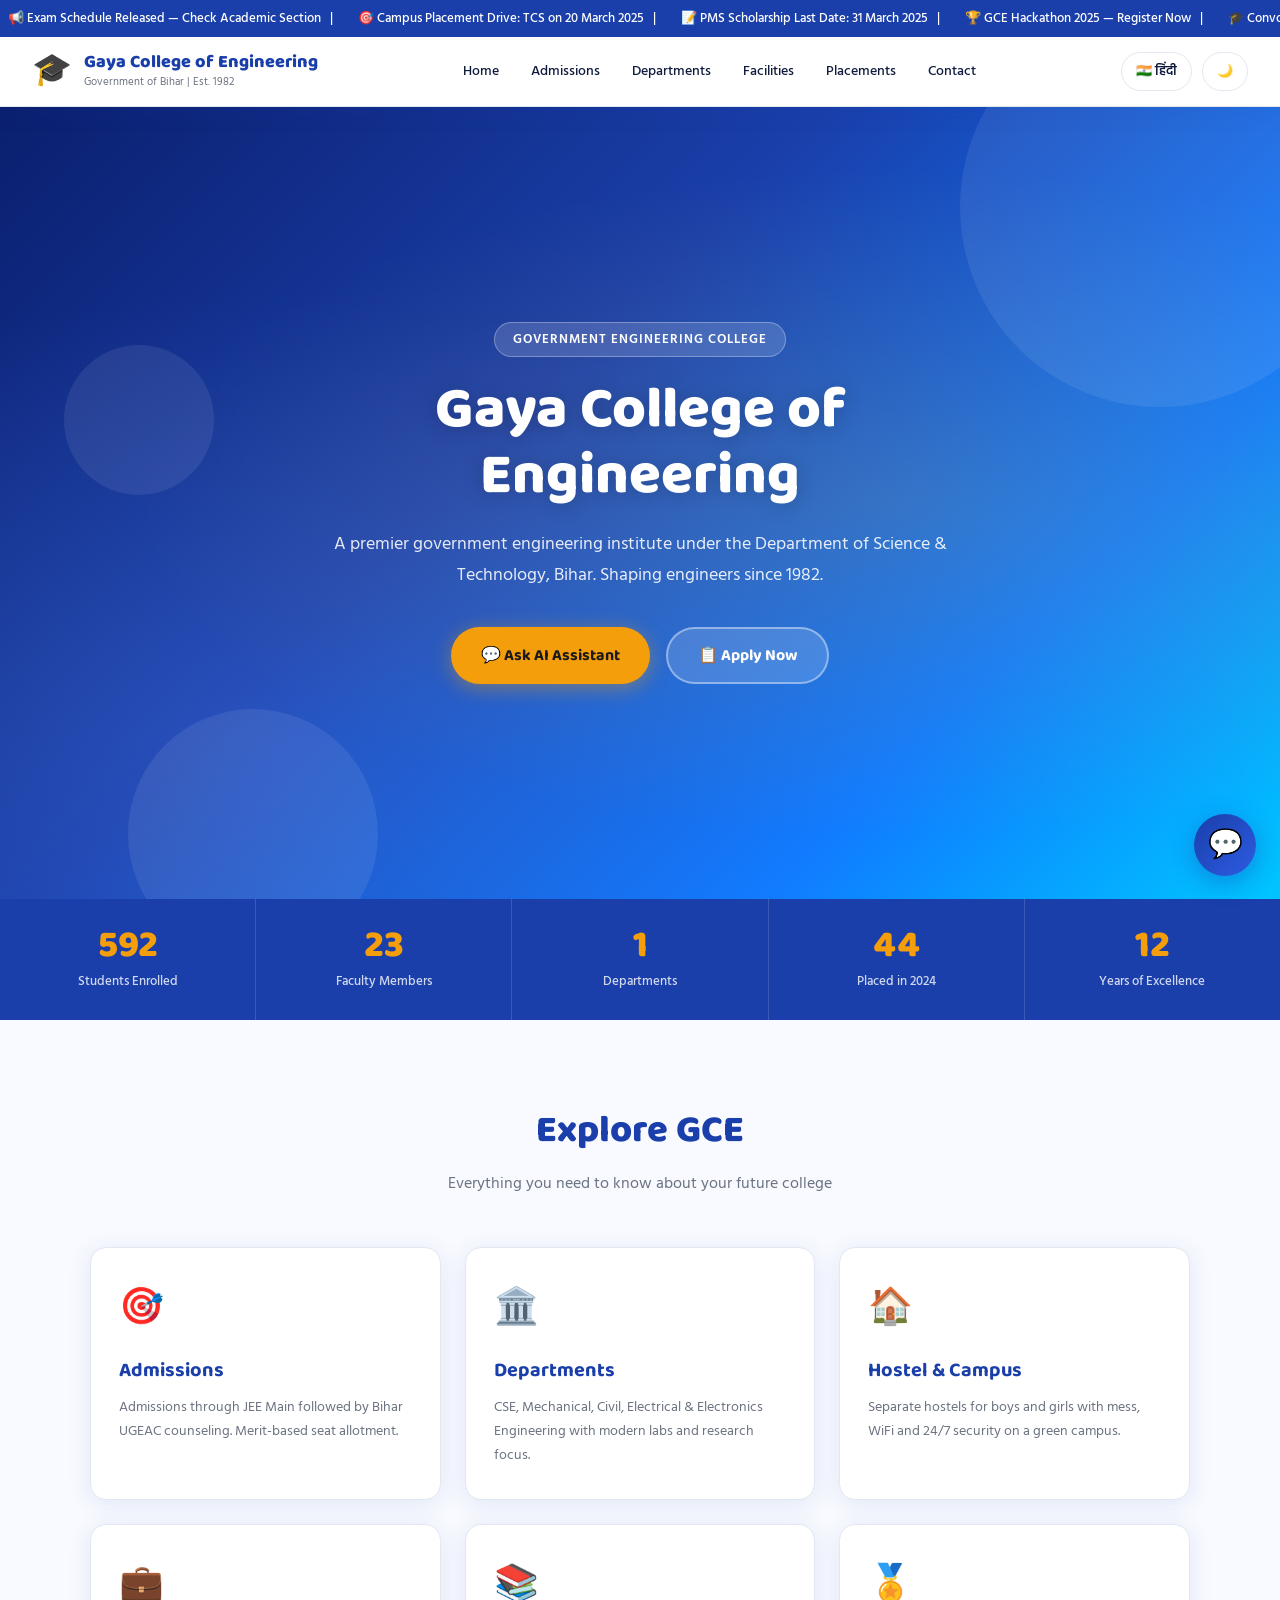
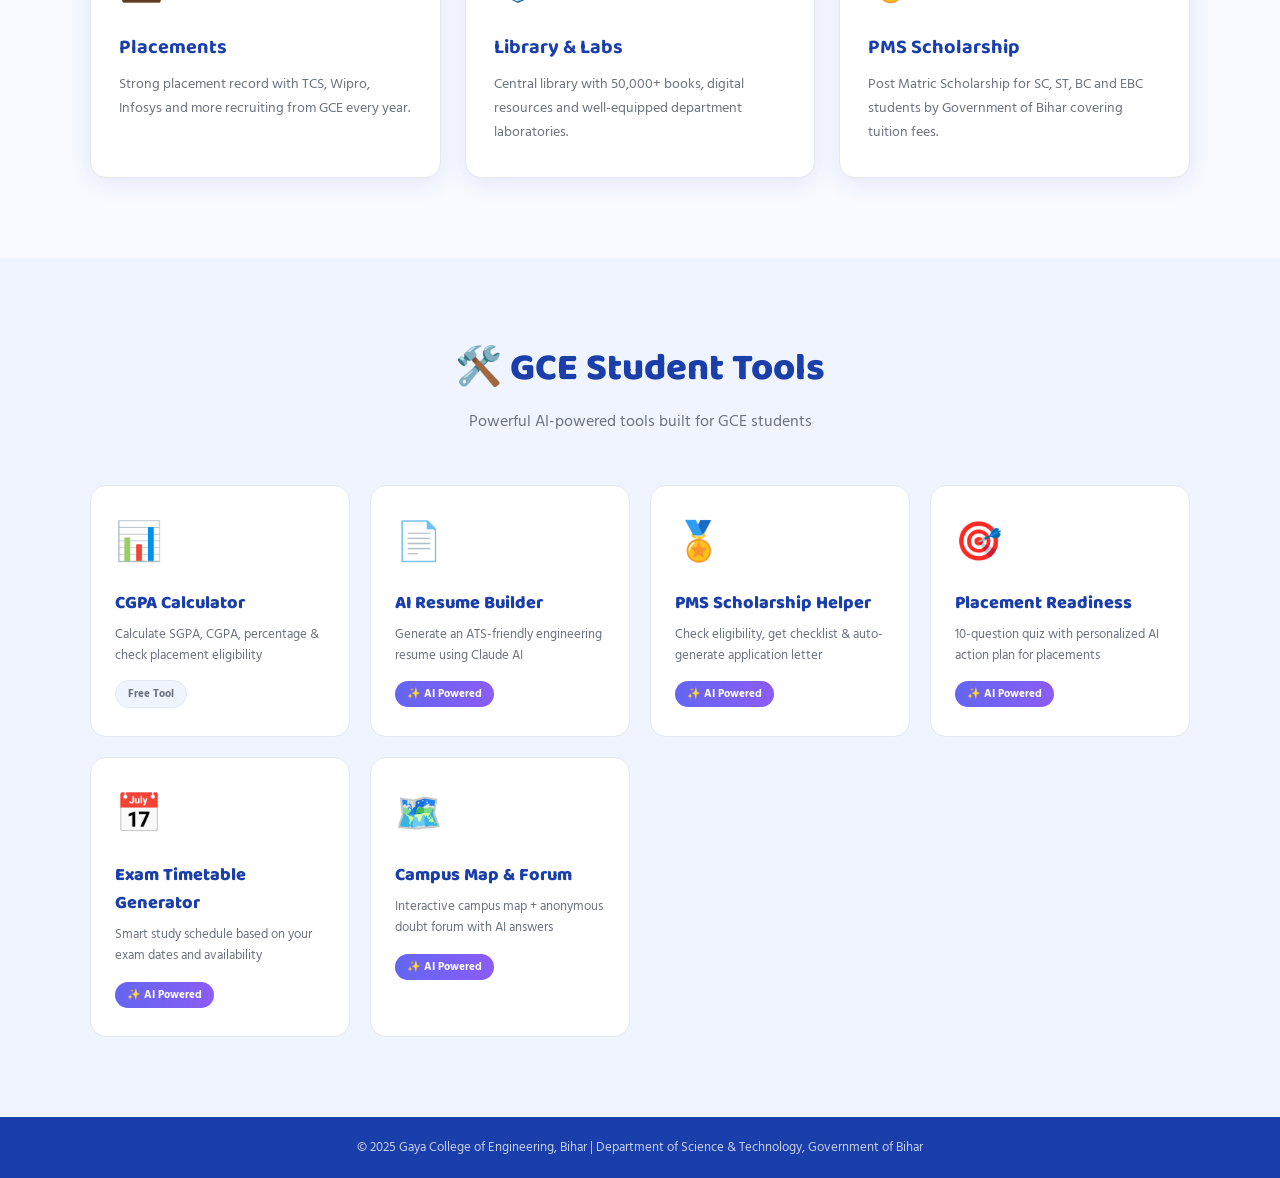
<file: index.html>
<!DOCTYPE html>
<html lang="en" data-theme="light">
<head>
<meta charset="UTF-8">
<meta name="viewport" content="width=device-width, initial-scale=1.0">
<title>Gaya College of Engineering</title>
<link rel="stylesheet" href="style.css">
<link href="https://fonts.googleapis.com/css2?family=Baloo+2:wght@400;600;700;800&family=Hind:wght@300;400;500;600&display=swap" rel="stylesheet">
</head>
<body>

<!-- NOTICE TICKER -->
<div class="ticker-wrap">
  <div class="ticker">
    <span>📢 Exam Schedule Released — Check Academic Section &nbsp;&nbsp;|&nbsp;&nbsp;</span>
    <span>🎯 Campus Placement Drive: TCS on 20 March 2025 &nbsp;&nbsp;|&nbsp;&nbsp;</span>
    <span>📝 PMS Scholarship Last Date: 31 March 2025 &nbsp;&nbsp;|&nbsp;&nbsp;</span>
    <span>🏆 GCE Hackathon 2025 — Register Now &nbsp;&nbsp;|&nbsp;&nbsp;</span>
    <span>🎓 Convocation Ceremony: 15 April 2025 &nbsp;&nbsp;|&nbsp;&nbsp;</span>
    <span>📢 Exam Schedule Released — Check Academic Section &nbsp;&nbsp;|&nbsp;&nbsp;</span>
    <span>🎯 Campus Placement Drive: TCS on 20 March 2025 &nbsp;&nbsp;|&nbsp;&nbsp;</span>
    <span>📝 PMS Scholarship Last Date: 31 March 2025 &nbsp;&nbsp;|&nbsp;&nbsp;</span>
  </div>
</div>

<!-- HEADER -->
<header class="header">
  <div class="logo">
    <span class="logo-icon">🎓</span>
    <div>
      <span class="logo-title">Gaya College of Engineering</span>
      <span class="logo-sub">Government of Bihar | Est. 1982</span>
    </div>
  </div>
  <nav>
    <a href="#">Home</a>
    <a href="#">Admissions</a>
    <a href="#">Departments</a>
    <a href="#">Facilities</a>
    <a href="#">Placements</a>
    <a href="#">Contact</a>
  </nav>
  <div class="header-controls">
    <button class="lang-toggle" id="langToggle" onclick="toggleLanguage()">🇮🇳 हिंदी</button>
    <button class="theme-toggle" id="themeToggle" onclick="toggleTheme()">🌙</button>
  </div>
</header>

<!-- HERO -->
<section class="hero">
  <div class="hero-bg"></div>
  <div class="hero-content">
    <div class="hero-badge" data-lang-en="Government Engineering College" data-lang-hi="सरकारी इंजीनियरिंग कॉलेज">Government Engineering College</div>
    <h1 data-lang-en="Gaya College of Engineering" data-lang-hi="गया कॉलेज ऑफ इंजीनियरिंग">Gaya College of Engineering</h1>
    <p data-lang-en="A premier government engineering institute under the Department of Science & Technology, Bihar. Shaping engineers since 1982." data-lang-hi="बिहार के विज्ञान एवं प्रौद्योगिकी विभाग के अंतर्गत एक प्रमुख सरकारी इंजीनियरिंग संस्थान। 1982 से इंजीनियर तैयार कर रहा है।">A premier government engineering institute under the Department of Science & Technology, Bihar. Shaping engineers since 1982.</p>
    <div class="hero-btns">
      <button class="btn-primary" onclick="openChat()" data-lang-en="💬 Ask AI Assistant" data-lang-hi="💬 AI सहायक से पूछें">💬 Ask AI Assistant</button>
      <button class="btn-secondary" data-lang-en="📋 Apply Now" data-lang-hi="📋 अभी आवेदन करें">📋 Apply Now</button>
    </div>
  </div>
  <div class="hero-shapes">
    <div class="shape s1"></div>
    <div class="shape s2"></div>
    <div class="shape s3"></div>
  </div>
</section>

<!-- STATS -->
<section class="stats">
  <div class="stat-card">
    <div class="stat-num" data-target="2000">0</div>
    <div class="stat-label" data-lang-en="Students Enrolled" data-lang-hi="नामांकित छात्र">Students Enrolled</div>
  </div>
  <div class="stat-card">
    <div class="stat-num" data-target="80">0</div>
    <div class="stat-label" data-lang-en="Faculty Members" data-lang-hi="शिक्षक सदस्य">Faculty Members</div>
  </div>
  <div class="stat-card">
    <div class="stat-num" data-target="5">0</div>
    <div class="stat-label" data-lang-en="Departments" data-lang-hi="विभाग">Departments</div>
  </div>
  <div class="stat-card">
    <div class="stat-num" data-target="150">0</div>
    <div class="stat-label" data-lang-en="Placed in 2024" data-lang-hi="2024 में प्लेसमेंट">Placed in 2024</div>
  </div>
  <div class="stat-card">
    <div class="stat-num" data-target="42">0</div>
    <div class="stat-label" data-lang-en="Years of Excellence" data-lang-hi="उत्कृष्टता के वर्ष">Years of Excellence</div>
  </div>
</section>

<!-- INFORMATION CARDS -->
<section class="info">
  <div class="section-header">
    <h2 data-lang-en="Explore GCE" data-lang-hi="GCE जानें">Explore GCE</h2>
    <p data-lang-en="Everything you need to know about your future college" data-lang-hi="अपने भविष्य के कॉलेज के बारे में सब कुछ जानें">Everything you need to know about your future college</p>
  </div>
  <div class="cards-grid">
    <div class="card fade-in">
      <div class="card-icon">🎯</div>
      <h3 data-lang-en="Admissions" data-lang-hi="प्रवेश">Admissions</h3>
      <p data-lang-en="Admissions through JEE Main followed by Bihar UGEAC counseling. Merit-based seat allotment." data-lang-hi="JEE Main के बाद Bihar UGEAC काउंसलिंग के माध्यम से प्रवेश। मेरिट आधारित सीट आवंटन।">Admissions through JEE Main followed by Bihar UGEAC counseling. Merit-based seat allotment.</p>
    </div>
    <div class="card fade-in">
      <div class="card-icon">🏛️</div>
      <h3 data-lang-en="Departments" data-lang-hi="विभाग">Departments</h3>
      <p data-lang-en="CSE, Mechanical, Civil, Electrical & Electronics Engineering with modern labs and research focus." data-lang-hi="CSE, मैकेनिकल, सिविल, इलेक्ट्रिकल और इलेक्ट्रॉनिक्स इंजीनियरिंग।">CSE, Mechanical, Civil, Electrical & Electronics Engineering with modern labs and research focus.</p>
    </div>
    <div class="card fade-in">
      <div class="card-icon">🏠</div>
      <h3 data-lang-en="Hostel & Campus" data-lang-hi="हॉस्टल और कैंपस">Hostel & Campus</h3>
      <p data-lang-en="Separate hostels for boys and girls with mess, WiFi and 24/7 security on a green campus." data-lang-hi="लड़कों और लड़कियों के लिए अलग हॉस्टल, मेस, वाईफाई और 24/7 सुरक्षा।">Separate hostels for boys and girls with mess, WiFi and 24/7 security on a green campus.</p>
    </div>
    <div class="card fade-in">
      <div class="card-icon">💼</div>
      <h3 data-lang-en="Placements" data-lang-hi="प्लेसमेंट">Placements</h3>
      <p data-lang-en="Strong placement record with TCS, Wipro, Infosys and more recruiting from GCE every year." data-lang-hi="TCS, Wipro, Infosys और अन्य कंपनियां हर साल GCE से भर्ती करती हैं।">Strong placement record with TCS, Wipro, Infosys and more recruiting from GCE every year.</p>
    </div>
    <div class="card fade-in">
      <div class="card-icon">📚</div>
      <h3 data-lang-en="Library & Labs" data-lang-hi="पुस्तकालय और लैब">Library & Labs</h3>
      <p data-lang-en="Central library with 50,000+ books, digital resources and well-equipped department laboratories." data-lang-hi="50,000+ पुस्तकों के साथ केंद्रीय पुस्तकालय और अच्छी तरह से सुसज्जित प्रयोगशालाएं।">Central library with 50,000+ books, digital resources and well-equipped department laboratories.</p>
    </div>
    <div class="card fade-in">
      <div class="card-icon">🏅</div>
      <h3 data-lang-en="PMS Scholarship" data-lang-hi="PMS छात्रवृत्ति">PMS Scholarship</h3>
      <p data-lang-en="Post Matric Scholarship for SC, ST, BC and EBC students by Government of Bihar covering tuition fees." data-lang-hi="बिहार सरकार द्वारा SC, ST, BC और EBC छात्रों के लिए PMS छात्रवृत्ति।">Post Matric Scholarship for SC, ST, BC and EBC students by Government of Bihar covering tuition fees.</p>
    </div>
  </div>
</section>

<!-- CHATBOT -->
<div class="chatbot" id="chatbot">
  <div class="chat-header">
    <div class="chat-header-left">
      <div class="bot-avatar-sm">🤖</div>
      <div>
        <div class="chat-title" data-lang-en="GCE AI Assistant" data-lang-hi="GCE AI सहायक">GCE AI Assistant</div>
        <div class="chat-status">
          <span class="status-dot"></span>
          <span data-lang-en="Online" data-lang-hi="ऑनलाइन">Online</span>
        </div>
      </div>
    </div>
    <div class="chat-header-right">
      <button class="icon-btn" onclick="clearChat()" title="Clear chat">🗑️</button>
      <button class="icon-btn" onclick="closeChat()">✖</button>
    </div>
  </div>

  <div class="chat-box" id="chatBox">
    <div class="message bot">
      <div class="avatar">🤖</div>
      <div class="msg-content">
        <div class="text" id="welcomeMsg">Hello 👋 I'm your GCE AI Assistant powered by Claude AI!<br>Ask me anything about admissions, hostel, scholarship, departments or placements.</div>
        <div class="msg-time" id="welcomeTime"></div>
      </div>
    </div>
    <div class="suggestions" id="initialSuggestions">
      <button class="suggestion-btn" onclick="quickQuestion('Admission process')">Admission process</button>
      <button class="suggestion-btn" onclick="quickQuestion('Hostel fee')">Hostel fee</button>
      <button class="suggestion-btn" onclick="quickQuestion('PMS scholarship')">PMS Scholarship</button>
      <button class="suggestion-btn" onclick="quickQuestion('Placement details')">Placements</button>
    </div>
  </div>

  <div class="chat-input-area">
    <button class="voice-btn" id="voiceBtn" onclick="toggleVoice()" title="Voice input">🎙️</button>
    <input id="userInput" placeholder="Ask something..." autocomplete="off">
    <button class="send-btn" onclick="sendMessage()">
      <svg width="18" height="18" viewBox="0 0 24 24" fill="none" stroke="currentColor" stroke-width="2.5"><line x1="22" y1="2" x2="11" y2="13"></line><polygon points="22 2 15 22 11 13 2 9 22 2"></polygon></svg>
    </button>
  </div>
</div>

<!-- CHAT FLOAT BUTTON -->
<div class="chat-float" onclick="openChat()" id="chatFloat">
  <span>💬</span>
  <div class="float-pulse"></div>
</div>

<!-- TOOLS HUB -->
<section class="tools-hub">
  <div class="section-header">
    <h2>🛠️ GCE Student Tools</h2>
    <p>Powerful AI-powered tools built for GCE students</p>
  </div>
  <div class="tools-grid">
    <a href="cgpa.html" class="tool-card">
      <div class="tool-icon">📊</div>
      <div class="tool-name">CGPA Calculator</div>
      <div class="tool-desc">Calculate SGPA, CGPA, percentage & check placement eligibility</div>
      <div class="tool-tag">Free Tool</div>
    </a>
    <a href="resume.html" class="tool-card">
      <div class="tool-icon">📄</div>
      <div class="tool-name">AI Resume Builder</div>
      <div class="tool-desc">Generate an ATS-friendly engineering resume using Claude AI</div>
      <div class="tool-tag ai-tool">✨ AI Powered</div>
    </a>
    <a href="pms.html" class="tool-card">
      <div class="tool-icon">🏅</div>
      <div class="tool-name">PMS Scholarship Helper</div>
      <div class="tool-desc">Check eligibility, get checklist & auto-generate application letter</div>
      <div class="tool-tag ai-tool">✨ AI Powered</div>
    </a>
    <a href="placement.html" class="tool-card">
      <div class="tool-icon">🎯</div>
      <div class="tool-name">Placement Readiness</div>
      <div class="tool-desc">10-question quiz with personalized AI action plan for placements</div>
      <div class="tool-tag ai-tool">✨ AI Powered</div>
    </a>
    <a href="timetable.html" class="tool-card">
      <div class="tool-icon">📅</div>
      <div class="tool-name">Exam Timetable Generator</div>
      <div class="tool-desc">Smart study schedule based on your exam dates and availability</div>
      <div class="tool-tag ai-tool">✨ AI Powered</div>
    </a>
    <a href="campus.html" class="tool-card">
      <div class="tool-icon">🗺️</div>
      <div class="tool-name">Campus Map & Forum</div>
      <div class="tool-desc">Interactive campus map + anonymous doubt forum with AI answers</div>
      <div class="tool-tag ai-tool">✨ AI Powered</div>
    </a>
  </div>
</section>

<footer class="footer">
  <p data-lang-en="© 2025 Gaya College of Engineering, Bihar | Department of Science & Technology, Government of Bihar" data-lang-hi="© 2025 गया कॉलेज ऑफ इंजीनियरिंग, बिहार | विज्ञान एवं प्रौद्योगिकी विभाग, बिहार सरकार">© 2025 Gaya College of Engineering, Bihar | Department of Science & Technology, Government of Bihar</p>
</footer>

<script src="script.js"></script>
</body>
</html>
</file>
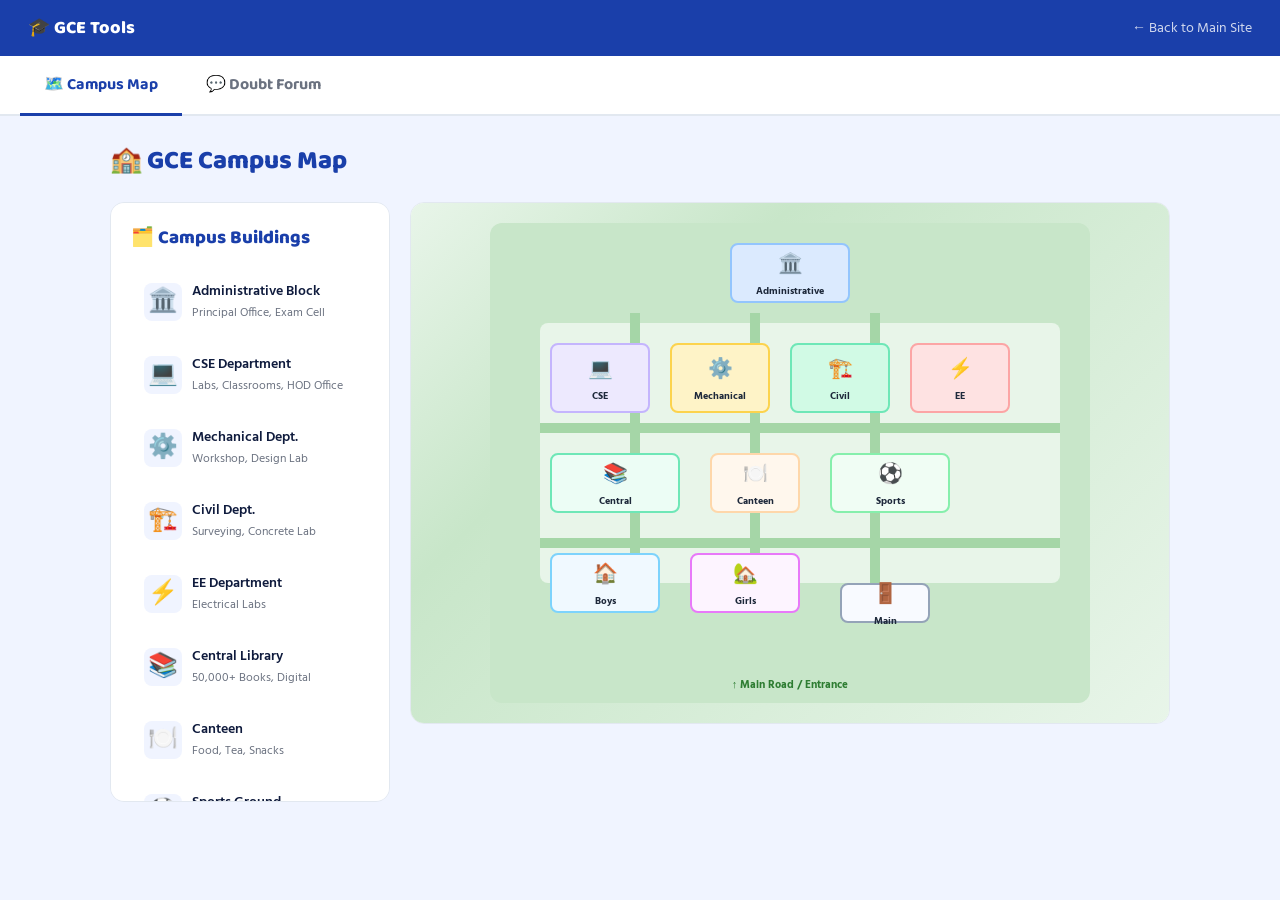
<file: campus.html>
<!DOCTYPE html>
<html lang="en">
<head>
<meta charset="UTF-8">
<meta name="viewport" content="width=device-width, initial-scale=1.0">
<title>Campus Map & Doubt Forum — GCE</title>
<link href="https://fonts.googleapis.com/css2?family=Baloo+2:wght@400;600;700;800&family=Hind:wght@300;400;500;600&display=swap" rel="stylesheet">
<style>
:root{--p:#1a3faa;--pl:#2d5be3;--acc:#f59e0b;--bg:#f0f4ff;--surf:#fff;--txt:#0f1b3d;--muted:#6b7280;--border:#e2e8f0;--rad:14px;}
*{box-sizing:border-box;margin:0;padding:0;}
body{font-family:'Hind',sans-serif;background:var(--bg);color:var(--txt);}
.topbar{background:var(--p);color:white;padding:14px 28px;display:flex;justify-content:space-between;align-items:center;}
.topbar a{color:rgba(255,255,255,.8);text-decoration:none;font-size:14px;}
.logo{font-family:'Baloo 2',cursive;font-size:18px;font-weight:800;}
.tabs-nav{display:flex;gap:0;background:var(--surf);border-bottom:2px solid var(--border);padding:0 20px;}
.tab-btn{padding:16px 24px;font-family:'Baloo 2',cursive;font-size:16px;font-weight:700;border:none;background:none;color:var(--muted);cursor:pointer;border-bottom:3px solid transparent;margin-bottom:-2px;transition:all .2s;}
.tab-btn.active{color:var(--p);border-bottom-color:var(--p);}
.tab-panel{display:none;padding:24px 20px;max-width:1100px;margin:0 auto;}
.tab-panel.active{display:block;}

/* MAP */
.map-layout{display:grid;grid-template-columns:280px 1fr;gap:20px;}
@media(max-width:700px){.map-layout{grid-template-columns:1fr;}}
.building-list{background:var(--surf);border-radius:var(--rad);padding:20px;border:1px solid var(--border);max-height:600px;overflow-y:auto;}
.building-list h3{font-family:'Baloo 2',cursive;font-weight:800;color:var(--p);margin-bottom:14px;}
.b-item{display:flex;align-items:center;gap:10px;padding:12px;border-radius:10px;cursor:pointer;transition:all .2s;margin-bottom:4px;border:1.5px solid transparent;}
.b-item:hover{background:var(--bg);border-color:var(--border);}
.b-item.active{background:#eef2ff;border-color:var(--p);}
.b-icon{font-size:24px;width:38px;height:38px;background:var(--bg);border-radius:8px;display:flex;align-items:center;justify-content:center;flex-shrink:0;}
.b-name{font-weight:600;font-size:14px;color:var(--txt);}
.b-sub{font-size:12px;color:var(--muted);}
.map-canvas{background:var(--surf);border-radius:var(--rad);border:1px solid var(--border);position:relative;overflow:hidden;min-height:520px;}
.map-bg{width:100%;height:100%;background:linear-gradient(135deg,#e8f5e9 0%,#c8e6c9 30%,#e8f5e9 100%);display:flex;align-items:center;justify-content:center;position:relative;min-height:520px;}
.campus-map{position:relative;width:600px;max-width:100%;height:480px;}
.map-building{position:absolute;cursor:pointer;transition:all .2s;}
.map-building:hover .mb-box{transform:scale(1.05);filter:brightness(1.1);}
.map-building.selected .mb-box{box-shadow:0 0 0 3px var(--p),0 8px 20px rgba(26,63,170,.3);}
.mb-box{border-radius:8px;display:flex;align-items:center;justify-content:center;flex-direction:column;font-size:11px;font-weight:700;text-align:center;padding:6px 4px;transition:all .2s;}
.mb-label{font-size:10px;color:var(--txt);margin-top:4px;font-weight:600;text-align:center;max-width:70px;}
.info-popup{background:var(--surf);border-radius:var(--rad);padding:20px;border:2px solid var(--p);margin-top:16px;display:none;animation:fadeIn .3s ease;}
@keyframes fadeIn{from{opacity:0;transform:translateY(4px)}to{opacity:1;transform:translateY(0)}}
.info-popup h3{font-family:'Baloo 2',cursive;color:var(--p);font-size:18px;margin-bottom:8px;}
.info-popup p{font-size:14px;color:var(--muted);line-height:1.6;margin-bottom:8px;}
.tag-row{display:flex;flex-wrap:wrap;gap:6px;}
.tag{background:var(--bg);color:var(--p);padding:4px 12px;border-radius:20px;font-size:12px;font-weight:600;border:1px solid var(--border);}

/* FORUM */
.forum-layout{display:grid;grid-template-columns:1fr 320px;gap:20px;}
@media(max-width:768px){.forum-layout{grid-template-columns:1fr;}}
.post-form{background:var(--surf);border-radius:var(--rad);padding:20px;border:1px solid var(--border);margin-bottom:20px;}
.post-form h3{font-family:'Baloo 2',cursive;font-weight:800;color:var(--p);margin-bottom:14px;}
.fld{margin-bottom:12px;}
.fld label{font-size:12px;font-weight:600;color:var(--muted);text-transform:uppercase;letter-spacing:.5px;display:block;margin-bottom:5px;}
.fld input,.fld select,.fld textarea{width:100%;padding:11px 14px;border:1.5px solid var(--border);border-radius:8px;font-family:'Hind',sans-serif;font-size:14px;color:var(--txt);background:var(--bg);}
.fld input:focus,.fld select:focus,.fld textarea:focus{outline:none;border-color:var(--p);}
.fld textarea{min-height:80px;resize:vertical;}
.post-btn{background:var(--p);color:white;border:none;padding:12px 24px;border-radius:50px;font-family:'Baloo 2',cursive;font-size:15px;font-weight:700;cursor:pointer;transition:all .2s;}
.post-btn:hover{background:var(--pl);}
.post-btn:disabled{opacity:.6;}
.doubt-card{background:var(--surf);border-radius:var(--rad);padding:20px;border:1px solid var(--border);margin-bottom:12px;transition:all .2s;}
.doubt-card:hover{box-shadow:0 4px 20px rgba(26,63,170,.1);}
.doubt-header{display:flex;justify-content:space-between;align-items:flex-start;margin-bottom:10px;}
.doubt-title{font-family:'Baloo 2',cursive;font-weight:700;font-size:16px;color:var(--txt);flex:1;}
.subject-badge{background:var(--p);color:white;padding:3px 10px;border-radius:20px;font-size:11px;font-weight:600;margin-left:10px;white-space:nowrap;}
.doubt-body{font-size:14px;color:var(--muted);line-height:1.6;margin-bottom:12px;}
.doubt-footer{display:flex;justify-content:space-between;align-items:center;}
.vote-row{display:flex;gap:8px;align-items:center;}
.vote-btn{background:var(--bg);border:1.5px solid var(--border);color:var(--txt);padding:6px 14px;border-radius:20px;font-size:13px;font-weight:600;cursor:pointer;transition:all .2s;display:flex;align-items:center;gap:4px;}
.vote-btn:hover{border-color:var(--p);color:var(--p);}
.vote-btn.voted{background:#eef2ff;border-color:var(--p);color:var(--p);}
.anon-tag{font-size:11px;color:var(--muted);}
.answer-section{background:var(--bg);border-radius:10px;padding:14px;margin-top:10px;display:none;}
.answer-section.open{display:block;}
.answer-item{background:white;border-radius:8px;padding:12px 14px;margin-bottom:8px;font-size:13px;border:1px solid var(--border);line-height:1.6;}
.answer-item .ai-tag{background:linear-gradient(90deg,#6366f1,#8b5cf6);color:white;font-size:10px;padding:2px 8px;border-radius:8px;margin-right:6px;font-weight:600;}
.answer-input{display:flex;gap:8px;margin-top:8px;}
.answer-input input{flex:1;padding:9px 13px;border:1.5px solid var(--border);border-radius:8px;font-family:'Hind',sans-serif;font-size:13px;background:white;}
.answer-input button{background:var(--p);color:white;border:none;padding:9px 16px;border-radius:8px;cursor:pointer;font-weight:700;font-family:'Baloo 2',cursive;font-size:13px;}
.sidebar-card{background:var(--surf);border-radius:var(--rad);padding:18px;border:1px solid var(--border);margin-bottom:16px;}
.sidebar-card h4{font-family:'Baloo 2',cursive;font-weight:800;color:var(--p);margin-bottom:12px;}
.hot-topic{padding:10px;background:var(--bg);border-radius:8px;margin-bottom:6px;cursor:pointer;font-size:13px;font-weight:500;transition:all .2s;border:1px solid transparent;}
.hot-topic:hover{border-color:var(--p);color:var(--p);}
.filter-row{display:flex;gap:8px;flex-wrap:wrap;margin-bottom:16px;}
.filter-chip{padding:6px 14px;border-radius:20px;background:var(--surf);border:1.5px solid var(--border);font-size:13px;font-weight:600;cursor:pointer;transition:all .2s;}
.filter-chip.active{background:var(--p);color:white;border-color:var(--p);}
</style>
</head>
<body>
<div class="topbar">
  <span class="logo">🎓 GCE Tools</span>
  <a href="index.html">← Back to Main Site</a>
</div>

<div class="tabs-nav">
  <button class="tab-btn active" onclick="switchTab('map')">🗺️ Campus Map</button>
  <button class="tab-btn" onclick="switchTab('forum')">💬 Doubt Forum</button>
</div>

<!-- MAP TAB -->
<div class="tab-panel active" id="tab-map">
  <h2 style="font-family:'Baloo 2',cursive;color:var(--p);font-size:26px;font-weight:800;margin-bottom:20px;">🏫 GCE Campus Map</h2>
  <div class="map-layout">
    <div class="building-list">
      <h3>🗂️ Campus Buildings</h3>
      <div id="buildingListItems"></div>
    </div>
    <div>
      <div class="map-canvas">
        <div class="map-bg">
          <div class="campus-map" id="campusMap"></div>
        </div>
      </div>
      <div class="info-popup" id="infoPopup"></div>
    </div>
  </div>
</div>

<!-- FORUM TAB -->
<div class="tab-panel" id="tab-forum">
  <h2 style="font-family:'Baloo 2',cursive;color:var(--p);font-size:26px;font-weight:800;margin-bottom:20px;">💬 Anonymous Doubt Forum</h2>
  <div class="forum-layout">
    <div>
      <div class="post-form">
        <h3>📝 Post a Doubt Anonymously</h3>
        <div class="fld"><label>Subject</label>
          <select id="postSubject">
            <option>Data Structures</option><option>DBMS</option><option>Operating Systems</option>
            <option>Computer Networks</option><option>Mathematics</option><option>Physics</option>
            <option>Engineering Drawing</option><option>C Programming</option><option>Java</option>
            <option>Machine Learning</option><option>PMS Scholarship</option><option>Placements</option><option>Other</option>
          </select>
        </div>
        <div class="fld"><label>Question Title</label><input id="postTitle" placeholder="e.g. Difference between BFS and DFS?"/></div>
        <div class="fld"><label>Describe your doubt</label><textarea id="postBody" placeholder="Explain your doubt in detail..."></textarea></div>
        <button class="post-btn" id="postBtn" onclick="postDoubt()">🙋 Post Anonymously</button>
      </div>
      <div class="filter-row" id="filterRow"></div>
      <div id="doubtsFeed"></div>
    </div>
    <div>
      <div class="sidebar-card">
        <h4>🔥 Trending Topics</h4>
        <div id="hotTopics"></div>
      </div>
      <div class="sidebar-card">
        <h4>📊 Forum Stats</h4>
        <div id="forumStats"></div>
      </div>
    </div>
  </div>
</div>

<script>
// ===== MAP =====
const buildings=[
  {id:'admin',icon:'🏛️',name:'Administrative Block',sub:'Principal Office, Exam Cell',color:'#dbeafe',border:'#93c5fd',x:240,y:20,w:120,h:60,info:'Houses the Principal\'s office, examination cell, accounts section and administrative departments.',tags:['Principal Office','Exam Cell','Accounts','Library Card']},
  {id:'cse',icon:'💻',name:'CSE Department',sub:'Labs, Classrooms, HOD Office',color:'#ede9fe',border:'#c4b5fd',x:60,y:120,w:100,h:70,info:'Computer Science Engineering Department with programming labs, HOD Dr. Pratik Ranjan\'s office, seminar hall and smart classrooms.',tags:['Programming Lab','HOD: Dr. Pratik Ranjan','Seminar Hall','WiFi Zone']},
  {id:'mech',icon:'⚙️',name:'Mechanical Dept.',sub:'Workshop, Design Lab',color:'#fef3c7',border:'#fcd34d',x:180,y:120,w:100,h:70,info:'Mechanical Engineering department with machine workshop, CAD/CAM lab, fluid mechanics lab and design studio.',tags:['Workshop','CAD Lab','Fluid Lab','Engine Lab']},
  {id:'civil',icon:'🏗️',name:'Civil Dept.',sub:'Surveying, Concrete Lab',color:'#d1fae5',border:'#6ee7b7',x:300,y:120,w:100,h:70,info:'Civil Engineering with surveying lab, concrete testing lab, structural analysis lab and drawing hall.',tags:['Survey Lab','Concrete Lab','Drawing Hall']},
  {id:'ee',icon:'⚡',name:'EE Department',sub:'Electrical Labs',color:'#fee2e2',border:'#fca5a5',x:420,y:120,w:100,h:70,info:'Electrical & Electronics Engineering with circuits lab, power electronics lab and control systems lab.',tags:['Circuits Lab','Power Lab','Control Lab']},
  {id:'library',icon:'📚',name:'Central Library',sub:'50,000+ Books, Digital',color:'#ecfdf5',border:'#6ee7b7',x:60,y:230,w:130,h:60,info:'GCE Central Library with 50,000+ technical books, journals, digital resources, NPTEL access and quiet reading rooms.',tags:['50,000+ Books','Digital Resources','NPTEL','Reading Rooms']},
  {id:'canteen',icon:'🍽️',name:'Canteen',sub:'Food, Tea, Snacks',color:'#fff7ed',border:'#fed7aa',x:220,y:230,w:90,h:60,info:'Campus canteen serving affordable meals, tea, snacks and refreshments. Open 7AM–8PM on working days.',tags:['Meals','Tea/Coffee','Snacks','7AM–8PM']},
  {id:'ground',icon:'⚽',name:'Sports Ground',sub:'Cricket, Football',color:'#f0fdf4',border:'#86efac',x:340,y:230,w:120,h:60,info:'Large sports ground for cricket, football, athletics and outdoor events. Also used for college gatherings and functions.',tags:['Cricket','Football','Athletics','Events']},
  {id:'hostelb',icon:'🏠',name:'Boys Hostel',sub:'Rooms, Mess, WiFi',color:'#f0f9ff',border:'#7dd3fc',x:60,y:330,w:110,h:60,info:'Boys hostel with single/double sharing rooms, common mess, WiFi, 24/7 security and indoor recreation room.',tags:['WiFi','Mess','24/7 Security','Indoor Room']},
  {id:'hostelg',icon:'🏡',name:'Girls Hostel',sub:'Secure, WiFi, Warden',color:'#fdf4ff',border:'#e879f9',x:200,y:330,w:110,h:60,info:'Girls hostel with secure premises, resident warden, mess, WiFi, and separate entry/exit.',tags:['Secure Campus','Warden','Mess','WiFi']},
  {id:'gate',icon:'🚪',name:'Main Gate',sub:'Entry/Exit, Security',color:'#f8faff',border:'#94a3b8',x:350,y:360,w:90,h:40,info:'Main entrance gate with 24/7 security, visitor registration and vehicle check.',tags:['24/7 Security','Visitor Entry','Vehicle Check']},
];

function renderMap(){
  const list=document.getElementById('buildingListItems');
  list.innerHTML=buildings.map(b=>`
    <div class="b-item" id="li_${b.id}" onclick="selectBuilding('${b.id}')">
      <div class="b-icon">${b.icon}</div>
      <div><div class="b-name">${b.name}</div><div class="b-sub">${b.sub}</div></div>
    </div>`).join('');

  const map=document.getElementById('campusMap');
  // Draw green paths
  map.innerHTML=`<svg style="position:absolute;inset:0;width:100%;height:100%;pointer-events:none" viewBox="0 0 600 480">
    <rect x="0" y="0" width="600" height="480" fill="#c8e6c9" rx="12"/>
    <rect x="50" y="100" width="520" height="260" fill="#e8f5e9" rx="8"/>
    <rect x="140" y="90" width="10" height="290" fill="#a5d6a7"/>
    <rect x="260" y="90" width="10" height="290" fill="#a5d6a7"/>
    <rect x="380" y="90" width="10" height="290" fill="#a5d6a7"/>
    <rect x="50" y="200" width="520" height="10" fill="#a5d6a7"/>
    <rect x="50" y="315" width="520" height="10" fill="#a5d6a7"/>
    <text x="300" y="465" text-anchor="middle" font-size="11" fill="#2e7d32" font-family="Baloo 2,cursive" font-weight="700">↑ Main Road / Entrance</text>
  </svg>`;

  buildings.forEach(b=>{
    const el=document.createElement('div');
    el.className='map-building';
    el.id='mb_'+b.id;
    el.style.cssText=`left:${b.x}px;top:${b.y}px;width:${b.w}px;`;
    el.innerHTML=`<div class="mb-box" style="background:${b.color};border:2px solid ${b.border};width:${b.w}px;height:${b.h}px;color:#1e293b;font-size:20px;">
      <span>${b.icon}</span><span style="font-size:10px;font-weight:700;margin-top:4px;line-height:1.2">${b.name.split(' ')[0]}</span>
    </div>`;
    el.onclick=()=>selectBuilding(b.id);
    map.appendChild(el);
  });
}

function selectBuilding(id){
  document.querySelectorAll('.b-item').forEach(el=>el.classList.remove('active'));
  document.querySelectorAll('.map-building').forEach(el=>el.classList.remove('selected'));
  document.getElementById('li_'+id)?.classList.add('active');
  document.getElementById('mb_'+id)?.classList.add('selected');
  const b=buildings.find(x=>x.id===id);
  if(!b)return;
  const popup=document.getElementById('infoPopup');
  popup.style.display='block';
  popup.innerHTML=`<h3>${b.icon} ${b.name}</h3><p>${b.info}</p>
    <div class="tag-row">${b.tags.map(t=>`<span class="tag">${t}</span>`).join('')}</div>`;
}

renderMap();

// ===== FORUM =====
let doubts=[];
let activeFilter='All';

const seedDoubts=[
  {id:1,subject:'Data Structures',title:'What is the difference between BFS and DFS?',body:'I understand that both are graph traversal algorithms, but when should I use BFS vs DFS? Any real-world examples?',votes:12,answers:[{text:'BFS uses queue and explores level by level — best for shortest path. DFS uses stack and goes deep first — best for cycle detection and topological sort.',ai:false},{text:'Simple rule: Use BFS when you need shortest path (like GPS navigation). Use DFS for maze solving, detecting cycles.',ai:false}],time:'2h ago'},
  {id:2,subject:'PMS Scholarship',title:'PMS scholarship not credited for 3 months — what to do?',body:'I submitted all documents on time and the portal shows "Verified" status but amount has not come for 3 months. Anyone else facing this?',votes:8,answers:[{text:'This is a common issue. First check portal status carefully. If "District Forwarded" is shown, visit the District Welfare Office with your application number. Usually gets resolved in 2-4 weeks.',ai:false}],time:'5h ago'},
  {id:3,subject:'Placements',title:'TCS NQT preparation tips — 3 weeks left',body:'TCS is coming in 3 weeks. I am good at coding but weak in aptitude. How to prepare in this short time?',votes:24,answers:[{text:'For TCS NQT: Focus on Numerical Ability (50% of aptitude), Verbal (30%), Reasoning (20%). Use IndiaBix for practice. For coding section: Arrays, Strings, Basic DP.',ai:false}],time:'1d ago'},
  {id:4,subject:'DBMS',title:'Normalization 1NF 2NF 3NF — still confused',body:'I read the textbook 3 times but normalization forms are not clear. Can someone explain with a simple example?',votes:19,answers:[],time:'3h ago'},
];

function renderDoubts(filter='All'){
  const feed=document.getElementById('doubtsFeed');
  const filtered=filter==='All'?doubts:doubts.filter(d=>d.subject===filter);
  if(!filtered.length){feed.innerHTML='<p style="color:var(--muted);text-align:center;padding:40px">No doubts yet. Be the first to post!</p>';return;}
  feed.innerHTML=filtered.map(d=>`
    <div class="doubt-card">
      <div class="doubt-header">
        <div class="doubt-title">${d.title}</div>
        <span class="subject-badge">${d.subject}</span>
      </div>
      <div class="doubt-body">${d.body}</div>
      <div class="doubt-footer">
        <div class="vote-row">
          <button class="vote-btn ${d.voted?'voted':''}" onclick="vote(${d.id})">👍 ${d.votes}</button>
          <button class="vote-btn" onclick="toggleAnswers(${d.id})">💬 ${d.answers.length} Answers</button>
          <button class="vote-btn" onclick="aiAnswer(${d.id})" id="aiAnswerBtn_${d.id}">🤖 AI Answer</button>
        </div>
        <span class="anon-tag">👤 Anonymous · ${d.time}</span>
      </div>
      <div class="answer-section" id="ans_${d.id}">
        ${d.answers.map(a=>`<div class="answer-item">${a.ai?'<span class="ai-tag">✨ AI</span>':''}${a.text}</div>`).join('')}
        <div class="answer-input">
          <input placeholder="Add your answer anonymously..." id="ansInput_${d.id}"/>
          <button onclick="submitAnswer(${d.id})">Post</button>
        </div>
      </div>
    </div>`).join('');
}

function buildFilters(){
  const subjects=['All',...new Set(doubts.map(d=>d.subject))];
  document.getElementById('filterRow').innerHTML=subjects.map(s=>`<span class="filter-chip ${s===activeFilter?'active':''}" onclick="setFilter('${s}')">${s}</span>`).join('');
}

function setFilter(f){activeFilter=f;buildFilters();renderDoubts(f);}

function vote(id){
  const d=doubts.find(x=>x.id===id);
  if(!d)return;
  d.voted=!d.voted;d.votes+=d.voted?1:-1;
  renderDoubts(activeFilter);
}

function toggleAnswers(id){
  const el=document.getElementById('ans_'+id);
  if(el)el.classList.toggle('open');
}

const GROQ_API_KEY = 'YOUR_GROQ_API_KEY_HERE';
  async function aiAnswer(id){
  const d=doubts.find(x=>x.id===id);
  if(!d)return;
  const btn=document.getElementById('aiAnswerBtn_'+id);
  if(btn){btn.disabled=true;btn.textContent='⏳ Thinking...';}
  try{
    const res=await fetch('https://api.groq.com/openai/v1/chat/completions',{method:'POST',headers:{'Content-Type':'application/json','Authorization':`Bearer ${GROQ_API_KEY}`},body:JSON.stringify({model:'llama3-70b-8192',max_tokens:1000,messages:[{role:'user',content:`A GCE engineering student asked: "${d.title}"\n\nFull question: ${d.body}\n\nProvide a clear, concise, student-friendly answer. Use simple language. If it's a technical CS/engineering topic, give a practical example. If it's about PMS scholarship or college procedures, give accurate Bihar-specific guidance. Keep answer under 100 words.`}]})});
    const data=await res.json();
    d.answers.unshift({text:data.choices[0].message.content,ai:true});
    document.getElementById('ans_'+id)?.classList.add('open');
    renderDoubts(activeFilter);
  }catch(e){if(btn){btn.disabled=false;btn.textContent='🤖 AI Answer';}}
}

function submitAnswer(id){
  const inp=document.getElementById('ansInput_'+id);
  const text=inp?.value.trim();
  if(!text)return;
  const d=doubts.find(x=>x.id===id);
  if(d){d.answers.push({text,ai:false});inp.value='';renderDoubts(activeFilter);}
}

async function postDoubt(){
  const title=document.getElementById('postTitle').value.trim();
  const body=document.getElementById('postBody').value.trim();
  const subject=document.getElementById('postSubject').value;
  if(!title||!body){alert('Please fill title and description!');return;}
  const btn=document.getElementById('postBtn');
  btn.disabled=true;btn.textContent='Posting...';
  const id=Date.now();
  doubts.unshift({id,subject,title,body,votes:0,answers:[],time:'Just now',voted:false});
  document.getElementById('postTitle').value='';
  document.getElementById('postBody').value='';
  buildFilters();renderDoubts(activeFilter);updateStats();
  btn.disabled=false;btn.textContent='🙋 Post Anonymously';
}

function updateStats(){
  document.getElementById('forumStats').innerHTML=`
    <div style="display:flex;flex-direction:column;gap:8px;font-size:14px">
      <div style="display:flex;justify-content:space-between"><span>Total Questions</span><strong>${doubts.length}</strong></div>
      <div style="display:flex;justify-content:space-between"><span>Total Answers</span><strong>${doubts.reduce((a,d)=>a+d.answers.length,0)}</strong></div>
      <div style="display:flex;justify-content:space-between"><span>AI Answers</span><strong>${doubts.reduce((a,d)=>a+d.answers.filter(x=>x.ai).length,0)}</strong></div>
    </div>`;
}

function buildHotTopics(){
  const topics=['BFS vs DFS in DSA','DBMS Normalization','PMS Scholarship 2025','TCS NQT Prep','OS Scheduling Algorithms','CGPA for TCS cutoff'];
  document.getElementById('hotTopics').innerHTML=topics.map(t=>`<div class="hot-topic" onclick="document.getElementById('postTitle').value='${t}';switchTab('forum')">${t}</div>`).join('');
}

doubts=[...seedDoubts];
buildFilters();renderDoubts();updateStats();buildHotTopics();

function switchTab(t){
  document.querySelectorAll('.tab-btn').forEach((b,i)=>b.classList.toggle('active',['map','forum'][i]===t));
  document.querySelectorAll('.tab-panel').forEach(p=>p.classList.remove('active'));
  document.getElementById('tab-'+t).classList.add('active');
}
</script>
</body>
</html>
</file>
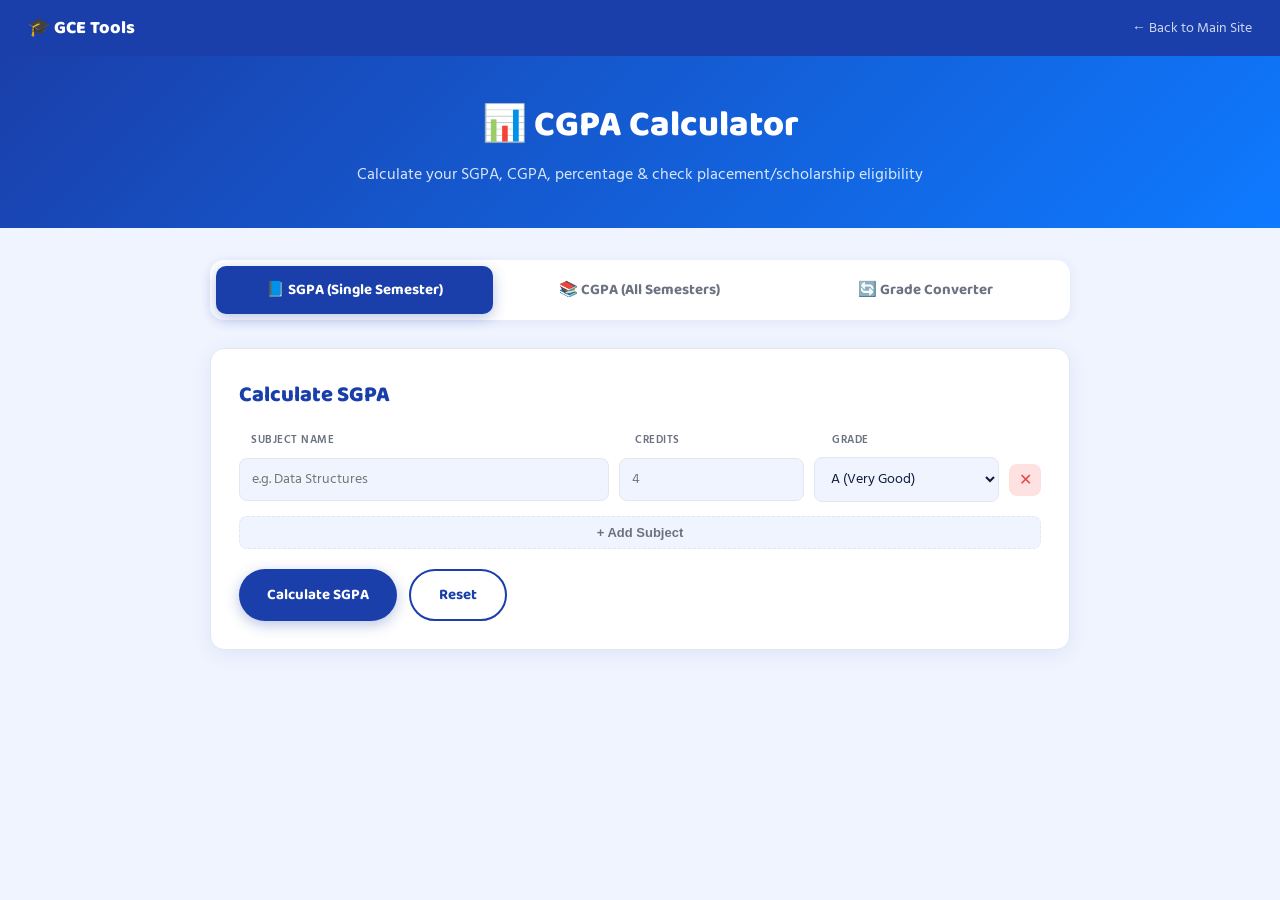
<file: cgpa.html>
<!DOCTYPE html>
<html lang="en">
<head>
<meta charset="UTF-8">
<meta name="viewport" content="width=device-width, initial-scale=1.0">
<title>CGPA Calculator — GCE</title>
<link href="https://fonts.googleapis.com/css2?family=Baloo+2:wght@400;600;700;800&family=Hind:wght@300;400;500;600&display=swap" rel="stylesheet">
<style>
:root{--p:#1a3faa;--pl:#2d5be3;--acc:#f59e0b;--bg:#f0f4ff;--surf:#fff;--txt:#0f1b3d;--muted:#6b7280;--border:#e2e8f0;--rad:14px;}
*{box-sizing:border-box;margin:0;padding:0;}
body{font-family:'Hind',sans-serif;background:var(--bg);color:var(--txt);min-height:100vh;}
.topbar{background:var(--p);color:white;padding:14px 28px;display:flex;align-items:center;justify-content:space-between;}
.topbar a{color:rgba(255,255,255,0.8);text-decoration:none;font-size:14px;}
.topbar a:hover{color:white;}
.logo{font-family:'Baloo 2',cursive;font-size:18px;font-weight:800;}
.hero-strip{background:linear-gradient(135deg,#1a3faa,#0e7aff);color:white;padding:40px 28px;text-align:center;}
.hero-strip h1{font-family:'Baloo 2',cursive;font-size:36px;font-weight:800;margin-bottom:8px;}
.hero-strip p{opacity:.85;font-size:16px;}
.container{max-width:900px;margin:0 auto;padding:32px 20px;}
.tabs{display:flex;gap:8px;margin-bottom:28px;background:var(--surf);padding:6px;border-radius:var(--rad);box-shadow:0 2px 12px rgba(26,63,170,.08);}
.tab{flex:1;padding:12px;border:none;background:transparent;border-radius:10px;cursor:pointer;font-family:'Baloo 2',cursive;font-size:15px;font-weight:700;color:var(--muted);transition:all .2s;}
.tab.active{background:var(--p);color:white;box-shadow:0 4px 14px rgba(26,63,170,.3);}
.panel{display:none;animation:fadeIn .3s ease;}
.panel.active{display:block;}
@keyframes fadeIn{from{opacity:0;transform:translateY(8px)}to{opacity:1;transform:translateY(0)}}
.card{background:var(--surf);border-radius:var(--rad);padding:28px;box-shadow:0 4px 20px rgba(26,63,170,.08);margin-bottom:20px;border:1px solid var(--border);}
.card h2{font-family:'Baloo 2',cursive;font-size:22px;font-weight:800;color:var(--p);margin-bottom:18px;}
.semester-block{border:1.5px solid var(--border);border-radius:12px;padding:20px;margin-bottom:16px;position:relative;}
.sem-title{font-family:'Baloo 2',cursive;font-weight:700;color:var(--p);margin-bottom:14px;font-size:16px;display:flex;justify-content:space-between;align-items:center;}
.subject-row{display:grid;grid-template-columns:2fr 1fr 1fr auto;gap:10px;margin-bottom:10px;align-items:center;}
.subject-row input,.subject-row select{padding:9px 12px;border:1.5px solid var(--border);border-radius:8px;font-family:'Hind',sans-serif;font-size:14px;color:var(--txt);background:var(--bg);transition:border .2s;}
.subject-row input:focus,.subject-row select:focus{outline:none;border-color:var(--p);}
.label-row{display:grid;grid-template-columns:2fr 1fr 1fr auto;gap:10px;margin-bottom:8px;}
.label-row span{font-size:11px;color:var(--muted);font-weight:600;text-transform:uppercase;letter-spacing:.5px;padding:0 12px;}
.del-btn{background:#fee2e2;border:none;color:#ef4444;width:32px;height:32px;border-radius:8px;cursor:pointer;font-size:16px;display:flex;align-items:center;justify-content:center;transition:background .2s;}
.del-btn:hover{background:#fecaca;}
.add-sub-btn{background:var(--bg);border:1.5px dashed var(--border);color:var(--muted);padding:8px 16px;border-radius:8px;cursor:pointer;font-size:13px;font-weight:600;transition:all .2s;width:100%;margin-top:4px;}
.add-sub-btn:hover{border-color:var(--p);color:var(--p);}
.btn-row{display:flex;gap:12px;margin-top:20px;flex-wrap:wrap;}
.btn{padding:12px 28px;border-radius:50px;border:none;font-family:'Baloo 2',cursive;font-size:15px;font-weight:700;cursor:pointer;transition:all .25s;}
.btn-primary{background:var(--p);color:white;box-shadow:0 4px 14px rgba(26,63,170,.3);}
.btn-primary:hover{background:var(--pl);transform:translateY(-1px);}
.btn-outline{background:white;color:var(--p);border:2px solid var(--p);}
.btn-outline:hover{background:var(--bg);}
.btn-green{background:#10b981;color:white;}
.btn-green:hover{background:#059669;}
.result-grid{display:grid;grid-template-columns:repeat(auto-fit,minmax(160px,1fr));gap:16px;margin-top:20px;}
.result-box{background:linear-gradient(135deg,var(--p),var(--pl));color:white;border-radius:var(--rad);padding:20px;text-align:center;}
.result-box.green{background:linear-gradient(135deg,#10b981,#059669);}
.result-box.orange{background:linear-gradient(135deg,#f59e0b,#d97706);}
.result-box.red{background:linear-gradient(135deg,#ef4444,#dc2626);}
.result-num{font-family:'Baloo 2',cursive;font-size:36px;font-weight:800;margin-bottom:4px;}
.result-label{font-size:12px;opacity:.85;font-weight:600;}
.eligibility-list{margin-top:20px;}
.elig-item{display:flex;align-items:center;gap:12px;padding:12px 16px;border-radius:10px;margin-bottom:8px;font-size:14px;font-weight:500;}
.elig-item.pass{background:#d1fae5;color:#065f46;}
.elig-item.fail{background:#fee2e2;color:#991b1b;}
.elig-item.warn{background:#fef3c7;color:#92400e;}
.add-sem-btn{background:var(--p);color:white;border:none;padding:12px 24px;border-radius:10px;cursor:pointer;font-family:'Baloo 2',cursive;font-size:15px;font-weight:700;transition:all .2s;margin-bottom:16px;}
.add-sem-btn:hover{background:var(--pl);}
/* Grade colors */
.grade-O{color:#10b981;font-weight:700;}
.grade-A{color:#3b82f6;font-weight:700;}
.grade-B{color:#f59e0b;font-weight:700;}
.grade-C,.grade-D{color:#ef4444;font-weight:700;}
</style>
</head>
<body>
<div class="topbar">
  <span class="logo">🎓 GCE Tools</span>
  <a href="index.html">← Back to Main Site</a>
</div>
<div class="hero-strip">
  <h1>📊 CGPA Calculator</h1>
  <p>Calculate your SGPA, CGPA, percentage & check placement/scholarship eligibility</p>
</div>
<div class="container">
  <div class="tabs">
    <button class="tab active" onclick="switchTab('sgpa')">📘 SGPA (Single Semester)</button>
    <button class="tab" onclick="switchTab('cgpa')">📚 CGPA (All Semesters)</button>
    <button class="tab" onclick="switchTab('convert')">🔄 Grade Converter</button>
  </div>

  <!-- SGPA PANEL -->
  <div class="panel active" id="panel-sgpa">
    <div class="card">
      <h2>Calculate SGPA</h2>
      <div class="label-row">
        <span>Subject Name</span><span>Credits</span><span>Grade</span><span></span>
      </div>
      <div id="sgpaSubjects">
        <div class="subject-row">
          <input placeholder="e.g. Data Structures" />
          <input type="number" placeholder="4" min="1" max="6" />
          <select>
            <option value="10">O (Outstanding)</option>
            <option value="9">A+ (Excellent)</option>
            <option value="8" selected>A (Very Good)</option>
            <option value="7">B+ (Good)</option>
            <option value="6">B (Above Avg)</option>
            <option value="5">C (Average)</option>
            <option value="4">D (Pass)</option>
            <option value="0">F (Fail)</option>
          </select>
          <button class="del-btn" onclick="delRow(this)">✕</button>
        </div>
      </div>
      <button class="add-sub-btn" onclick="addSgpaRow()">+ Add Subject</button>
      <div class="btn-row">
        <button class="btn btn-primary" onclick="calcSgpa()">Calculate SGPA</button>
        <button class="btn btn-outline" onclick="resetSgpa()">Reset</button>
      </div>
      <div id="sgpaResult" style="display:none">
        <div class="result-grid" id="sgpaResultGrid"></div>
        <div class="eligibility-list" id="sgpaElig"></div>
      </div>
    </div>
  </div>

  <!-- CGPA PANEL -->
  <div class="panel" id="panel-cgpa">
    <div class="card">
      <h2>Calculate CGPA (All Semesters)</h2>
      <div id="semesters"></div>
      <button class="add-sem-btn" onclick="addSemester()">+ Add Semester</button>
      <div class="btn-row">
        <button class="btn btn-primary" onclick="calcCgpa()">Calculate CGPA</button>
        <button class="btn btn-outline" onclick="initSemesters()">Reset</button>
      </div>
      <div id="cgpaResult" style="display:none">
        <div class="result-grid" id="cgpaResultGrid"></div>
        <div class="eligibility-list" id="cgpaElig"></div>
      </div>
    </div>
  </div>

  <!-- CONVERTER PANEL -->
  <div class="panel" id="panel-convert">
    <div class="card">
      <h2>Grade / Percentage Converter</h2>
      <div style="display:grid;grid-template-columns:1fr 1fr;gap:20px;margin-bottom:20px;">
        <div>
          <label style="font-size:13px;font-weight:600;color:var(--muted);display:block;margin-bottom:6px;">CGPA to Percentage</label>
          <input id="cgpaInput" type="number" step="0.01" min="0" max="10" placeholder="Enter CGPA (e.g. 7.5)" style="width:100%;padding:12px;border:1.5px solid var(--border);border-radius:8px;font-size:15px;font-family:'Hind',sans-serif;background:var(--bg);color:var(--txt);" oninput="convertCgpa()">
          <div id="cgpaToPercent" style="margin-top:10px;font-family:'Baloo 2',cursive;font-size:22px;color:var(--p);font-weight:800;"></div>
        </div>
        <div>
          <label style="font-size:13px;font-weight:600;color:var(--muted);display:block;margin-bottom:6px;">Percentage to CGPA</label>
          <input id="percentInput" type="number" step="0.1" min="0" max="100" placeholder="Enter % (e.g. 72)" style="width:100%;padding:12px;border:1.5px solid var(--border);border-radius:8px;font-size:15px;font-family:'Hind',sans-serif;background:var(--bg);color:var(--txt);" oninput="convertPercent()">
          <div id="percentToCgpa" style="margin-top:10px;font-family:'Baloo 2',cursive;font-size:22px;color:var(--p);font-weight:800;"></div>
        </div>
      </div>
      <h2 style="margin-top:8px;">Grade Point Reference</h2>
      <table style="width:100%;border-collapse:collapse;margin-top:12px;font-size:14px;">
        <thead><tr style="background:var(--p);color:white;">
          <th style="padding:10px 14px;border-radius:8px 0 0 0;text-align:left;">Grade</th>
          <th style="padding:10px 14px;text-align:left;">Points</th>
          <th style="padding:10px 14px;text-align:left;">Range (%)</th>
          <th style="padding:10px 14px;border-radius:0 8px 0 0;text-align:left;">Remark</th>
        </tr></thead>
        <tbody id="gradeTable"></tbody>
      </table>
    </div>
  </div>
</div>

<script>
const gradeData=[
  {g:'O (Outstanding)',p:10,range:'90-100',r:'Exceptional'},
  {g:'A+ (Excellent)',p:9,range:'80-89',r:'Excellent'},
  {g:'A (Very Good)',p:8,range:'70-79',r:'Very Good'},
  {g:'B+ (Good)',p:7,range:'60-69',r:'Good'},
  {g:'B (Above Average)',p:6,range:'50-59',r:'Above Average'},
  {g:'C (Average)',p:5,range:'45-49',r:'Average'},
  {g:'D (Pass)',p:4,range:'40-44',r:'Pass'},
  {g:'F (Fail)',p:0,range:'<40',r:'Fail'},
];

// Init grade table
const tb=document.getElementById('gradeTable');
gradeData.forEach((d,i)=>{
  tb.innerHTML+=`<tr style="background:${i%2?'var(--bg)':'white'}">
    <td style="padding:10px 14px;font-weight:600">${d.g}</td>
    <td style="padding:10px 14px;color:var(--p);font-weight:700">${d.p}</td>
    <td style="padding:10px 14px">${d.range}</td>
    <td style="padding:10px 14px;color:var(--muted)">${d.r}</td>
  </tr>`;
});

function switchTab(id){
  document.querySelectorAll('.tab').forEach((t,i)=>{
    t.classList.toggle('active',['sgpa','cgpa','convert'][i]===id);
  });
  document.querySelectorAll('.panel').forEach(p=>p.classList.remove('active'));
  document.getElementById('panel-'+id).classList.add('active');
}

function gradeSelect(){
  return `<select>
    <option value="10">O (Outstanding)</option>
    <option value="9">A+ (Excellent)</option>
    <option value="8" selected>A (Very Good)</option>
    <option value="7">B+ (Good)</option>
    <option value="6">B (Above Avg)</option>
    <option value="5">C (Average)</option>
    <option value="4">D (Pass)</option>
    <option value="0">F (Fail)</option>
  </select>`;
}

function addSgpaRow(){
  const d=document.createElement('div');
  d.className='subject-row';
  d.innerHTML=`<input placeholder="Subject name"/><input type="number" placeholder="4" min="1" max="6"/>${gradeSelect()}<button class="del-btn" onclick="delRow(this)">✕</button>`;
  document.getElementById('sgpaSubjects').appendChild(d);
}

function delRow(btn){
  const rows=btn.closest('#sgpaSubjects, .semester-subjects');
  if(rows && rows.querySelectorAll('.subject-row').length>1) btn.closest('.subject-row').remove();
}

function resetSgpa(){
  document.getElementById('sgpaSubjects').innerHTML=`<div class="subject-row"><input placeholder="e.g. Data Structures"/><input type="number" placeholder="4" min="1" max="6"/>${gradeSelect()}<button class="del-btn" onclick="delRow(this)">✕</button></div>`;
  document.getElementById('sgpaResult').style.display='none';
}

function calcSgpa(){
  const rows=document.querySelectorAll('#sgpaSubjects .subject-row');
  let totalPoints=0,totalCredits=0,backlogs=0;
  rows.forEach(r=>{
    const cr=parseFloat(r.querySelectorAll('input')[1].value)||0;
    const gp=parseFloat(r.querySelector('select').value)||0;
    totalPoints+=cr*gp;
    totalCredits+=cr;
    if(gp===0)backlogs++;
  });
  if(!totalCredits){alert('Please add subjects with credits!');return;}
  const sgpa=(totalPoints/totalCredits).toFixed(2);
  const pct=((sgpa-0.75)*10).toFixed(1);
  const grade=sgpa>=9?'O':sgpa>=8?'A+':sgpa>=7?'A':sgpa>=6?'B+':sgpa>=5?'B':sgpa>=4?'C':'F';

  document.getElementById('sgpaResultGrid').innerHTML=`
    <div class="result-box"><div class="result-num">${sgpa}</div><div class="result-label">SGPA</div></div>
    <div class="result-box orange"><div class="result-num">${pct}%</div><div class="result-label">Percentage</div></div>
    <div class="result-box ${backlogs>0?'red':'green'}"><div class="result-num">${backlogs}</div><div class="result-label">Backlogs</div></div>
    <div class="result-box" style="background:linear-gradient(135deg,#7c3aed,#5b21b6)"><div class="result-num">${grade}</div><div class="result-label">Overall Grade</div></div>
  `;
  const elig=document.getElementById('sgpaElig');
  elig.innerHTML='<p style="font-weight:700;margin-bottom:10px;font-family:Baloo 2,cursive;">Eligibility Check:</p>';
  [
    {label:'TCS/Wipro Placement (CGPA ≥ 6.5)',ok:sgpa>=6.5},
    {label:'Infosys Placement (CGPA ≥ 6.0)',ok:sgpa>=6.0},
    {label:'PMS Scholarship Eligible (Pass)',ok:backlogs===0},
    {label:'Merit Scholarship (SGPA ≥ 8.0)',ok:sgpa>=8.0},
    {label:'No Active Backlogs',ok:backlogs===0},
  ].forEach(e=>{
    elig.innerHTML+=`<div class="elig-item ${e.ok?'pass':'fail'}">${e.ok?'✅':'❌'} ${e.label}</div>`;
  });
  document.getElementById('sgpaResult').style.display='block';
}

// CGPA Multi-semester
let semCount=0;
function initSemesters(){
  semCount=0;
  document.getElementById('semesters').innerHTML='';
  document.getElementById('cgpaResult').style.display='none';
  addSemester();addSemester();
}

function addSemester(){
  semCount++;
  const div=document.createElement('div');
  div.className='semester-block';
  div.id='sem-'+semCount;
  div.innerHTML=`<div class="sem-title">Semester ${semCount} <button class="del-btn" onclick="document.getElementById('sem-${semCount}').remove()" style="font-size:12px;width:auto;padding:4px 10px;border-radius:6px;">Remove</button></div>
  <div class="label-row"><span>Subject</span><span>Credits</span><span>Grade</span><span></span></div>
  <div class="semester-subjects">
    <div class="subject-row"><input placeholder="Subject"/><input type="number" placeholder="4" min="1" max="6"/>${gradeSelect()}<button class="del-btn" onclick="delRow(this)">✕</button></div>
  </div>
  <button class="add-sub-btn" onclick="addSemRow(this)">+ Add Subject</button>`;
  document.getElementById('semesters').appendChild(div);
}

function addSemRow(btn){
  const container=btn.previousElementSibling;
  const d=document.createElement('div');
  d.className='subject-row';
  d.innerHTML=`<input placeholder="Subject"/><input type="number" placeholder="4" min="1" max="6"/>${gradeSelect()}<button class="del-btn" onclick="delRow(this)">✕</button>`;
  container.appendChild(d);
}

function calcCgpa(){
  const sems=document.querySelectorAll('.semester-block');
  if(!sems.length){alert('Add at least one semester!');return;}
  let allPoints=0,allCredits=0,totalBacklogs=0,semSgpas=[];
  sems.forEach(sem=>{
    let sp=0,sc=0;
    sem.querySelectorAll('.subject-row').forEach(r=>{
      const cr=parseFloat(r.querySelectorAll('input')[1].value)||0;
      const gp=parseFloat(r.querySelector('select').value)||0;
      sp+=cr*gp;sc+=cr;
      if(gp===0)totalBacklogs++;
    });
    if(sc>0){allPoints+=sp;allCredits+=sc;semSgpas.push((sp/sc).toFixed(2));}
  });
  if(!allCredits){alert('Please fill in credits!');return;}
  const cgpa=(allPoints/allCredits).toFixed(2);
  const pct=((cgpa-0.75)*10).toFixed(1);

  document.getElementById('cgpaResultGrid').innerHTML=`
    <div class="result-box"><div class="result-num">${cgpa}</div><div class="result-label">CGPA</div></div>
    <div class="result-box orange"><div class="result-num">${pct}%</div><div class="result-label">Percentage</div></div>
    <div class="result-box ${totalBacklogs>0?'red':'green'}"><div class="result-num">${totalBacklogs}</div><div class="result-label">Total Backlogs</div></div>
    <div class="result-box" style="background:linear-gradient(135deg,#7c3aed,#5b21b6)"><div class="result-num">${sems.length}</div><div class="result-label">Semesters</div></div>
  `;
  const elig=document.getElementById('cgpaElig');
  elig.innerHTML=`<p style="font-weight:700;margin-bottom:10px;font-family:Baloo 2,cursive;">Semester-wise SGPA: ${semSgpas.map((s,i)=>`<span style="background:var(--p);color:white;padding:3px 10px;border-radius:20px;margin:2px;display:inline-block;font-size:13px">S${i+1}: ${s}</span>`).join('')}</p>`;
  [
    {label:'TCS/Wipro Placement (CGPA ≥ 6.5)',ok:cgpa>=6.5},
    {label:'Infosys Placement (CGPA ≥ 6.0)',ok:cgpa>=6.0},
    {label:'PMS Scholarship (No backlog)',ok:totalBacklogs===0},
    {label:'Merit Scholarship (CGPA ≥ 8.0)',ok:cgpa>=8.0},
    {label:'Distinction (CGPA ≥ 7.5)',ok:cgpa>=7.5},
    {label:'First Class (CGPA ≥ 6.5)',ok:cgpa>=6.5},
  ].forEach(e=>{
    elig.innerHTML+=`<div class="elig-item ${e.ok?'pass':'fail'}">${e.ok?'✅':'❌'} ${e.label}</div>`;
  });
  document.getElementById('cgpaResult').style.display='block';
}

function convertCgpa(){
  const v=parseFloat(document.getElementById('cgpaInput').value);
  if(v&&v>=0&&v<=10){
    const pct=((v-0.75)*10).toFixed(2);
    document.getElementById('cgpaToPercent').textContent=`→ ${pct}%`;
  } else document.getElementById('cgpaToPercent').textContent='';
}

function convertPercent(){
  const v=parseFloat(document.getElementById('percentInput').value);
  if(v&&v>=0&&v<=100){
    const cgpa=((v/10)+0.75).toFixed(2);
    document.getElementById('percentToCgpa').textContent=`→ ${cgpa} CGPA`;
  } else document.getElementById('percentToCgpa').textContent='';
}

initSemesters();
</script>
</body>
</html>
</file>
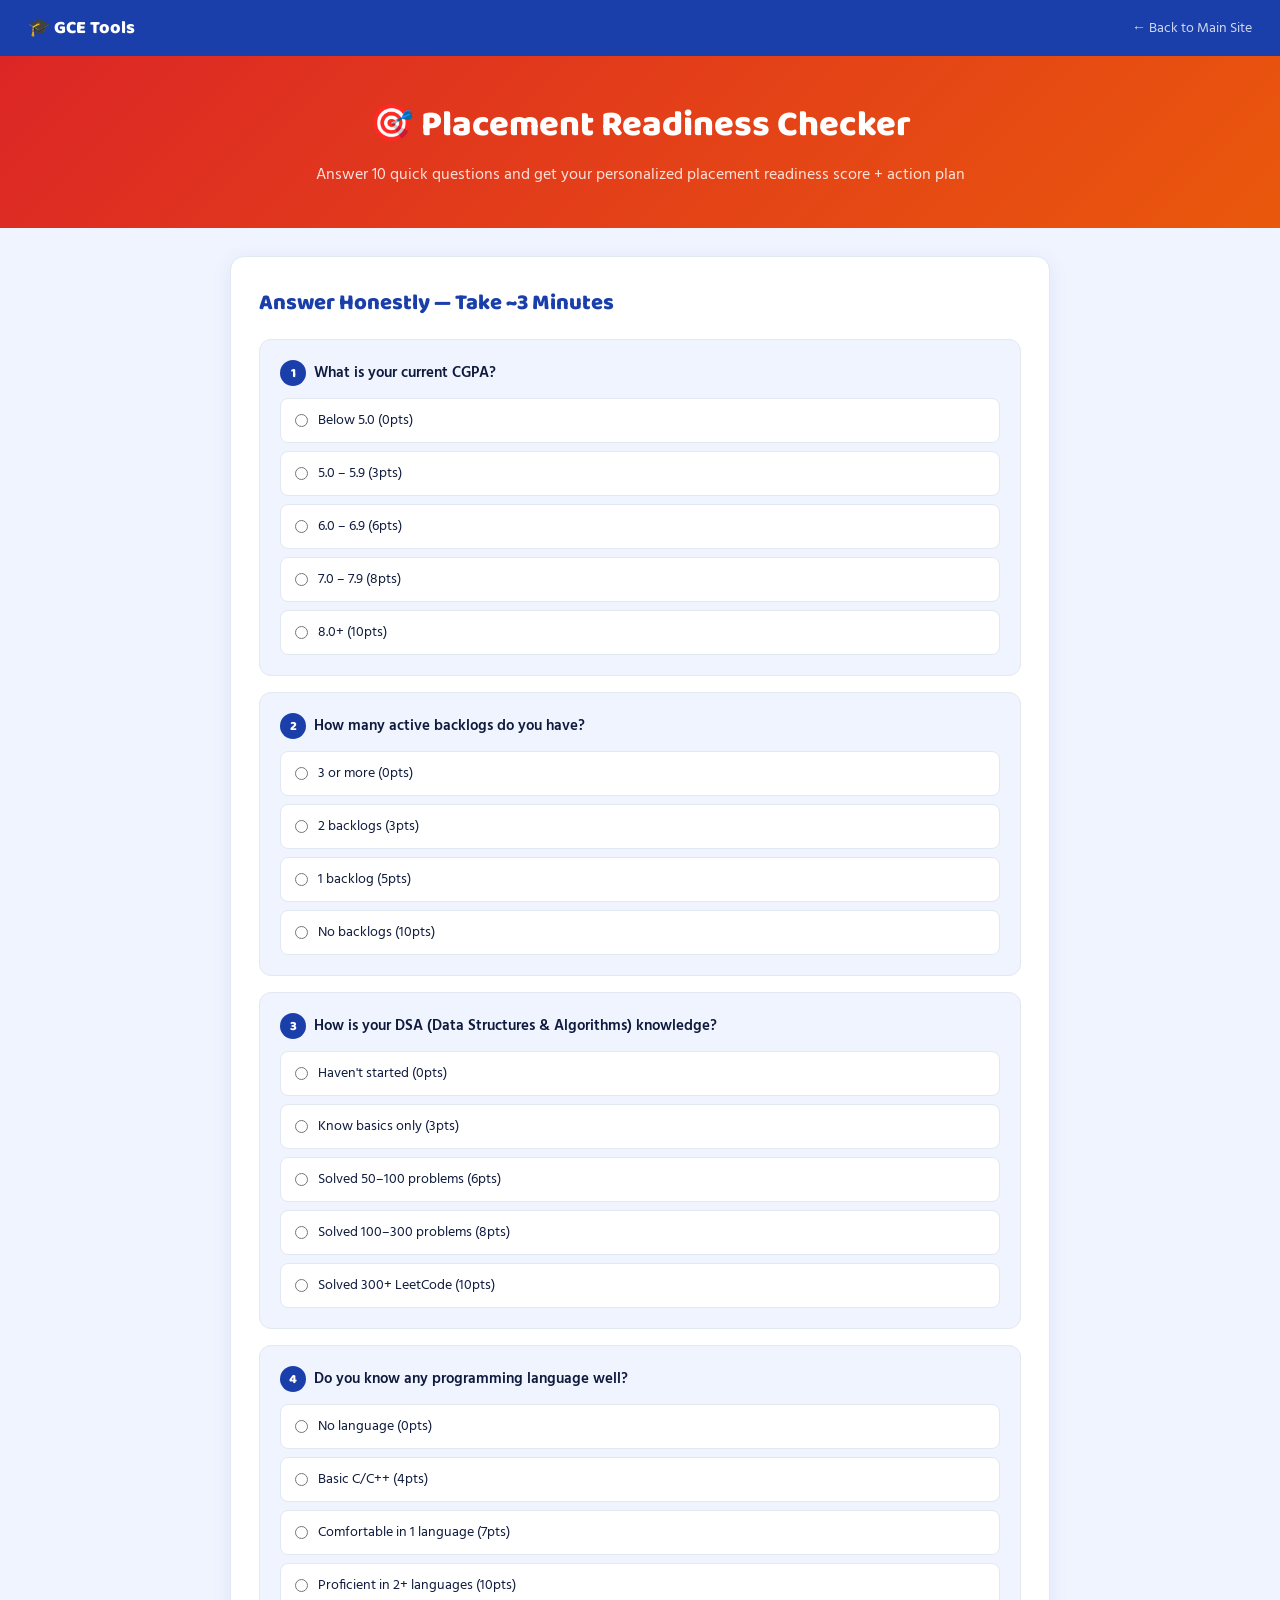
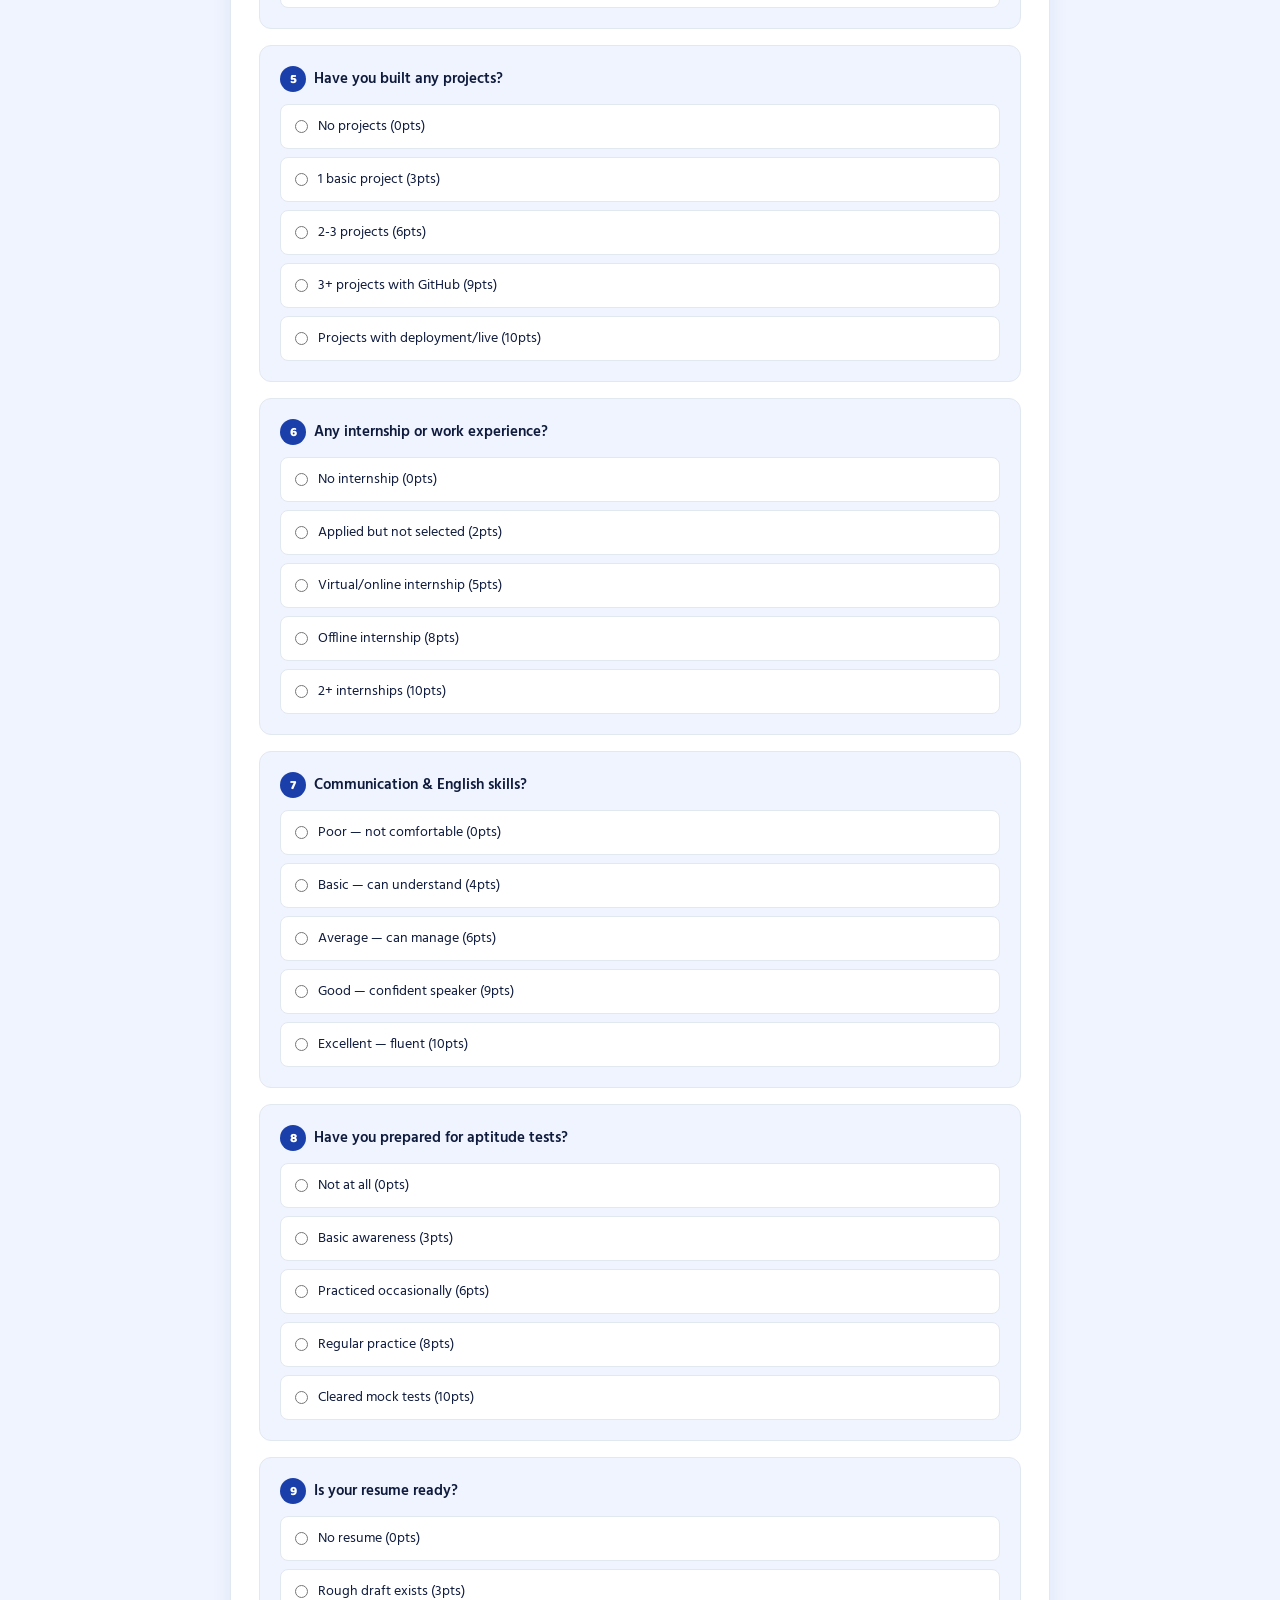
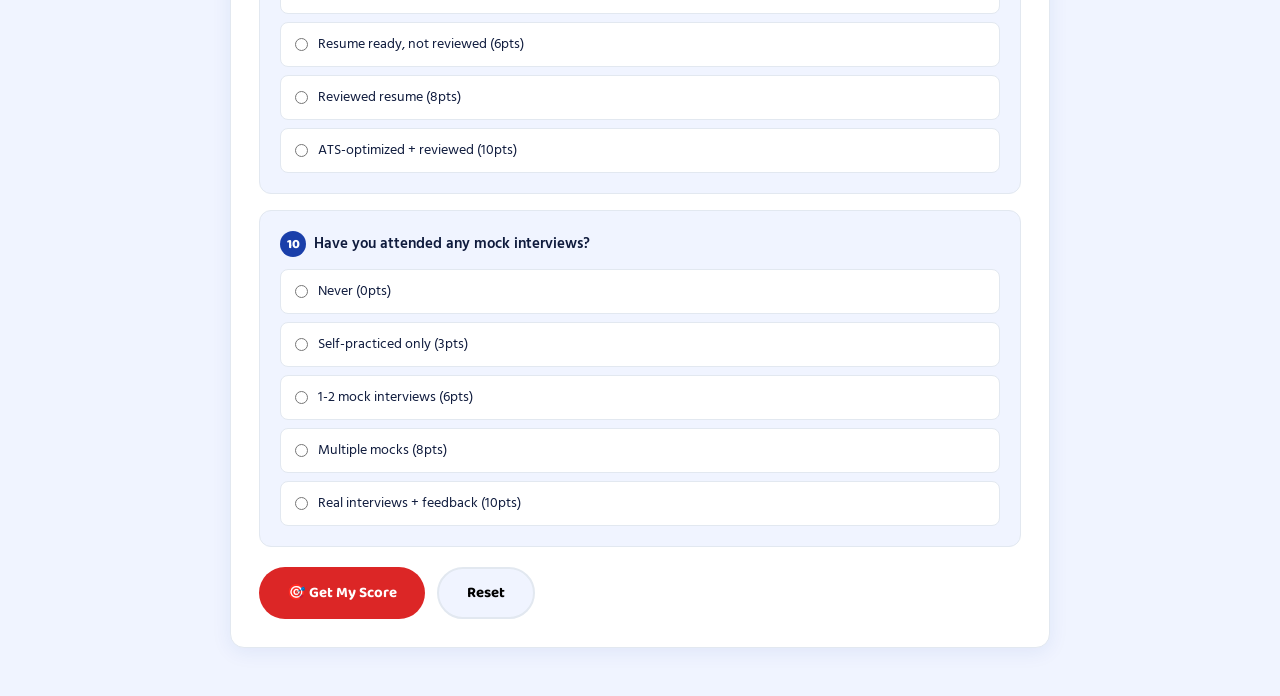
<file: placement.html>
<!DOCTYPE html>
<html lang="en">
<head>
<meta charset="UTF-8">
<meta name="viewport" content="width=device-width, initial-scale=1.0">
<title>Placement Readiness — GCE</title>
<link href="https://fonts.googleapis.com/css2?family=Baloo+2:wght@400;600;700;800&family=Hind:wght@300;400;500;600&display=swap" rel="stylesheet">
<style>
:root{--p:#1a3faa;--pl:#2d5be3;--acc:#f59e0b;--bg:#f0f4ff;--surf:#fff;--txt:#0f1b3d;--muted:#6b7280;--border:#e2e8f0;--rad:14px;}
*{box-sizing:border-box;margin:0;padding:0;}
body{font-family:'Hind',sans-serif;background:var(--bg);color:var(--txt);}
.topbar{background:var(--p);color:white;padding:14px 28px;display:flex;justify-content:space-between;align-items:center;}
.topbar a{color:rgba(255,255,255,.8);text-decoration:none;font-size:14px;}
.logo{font-family:'Baloo 2',cursive;font-size:18px;font-weight:800;}
.hero-strip{background:linear-gradient(135deg,#dc2626,#ea580c);color:white;padding:40px 28px;text-align:center;}
.hero-strip h1{font-family:'Baloo 2',cursive;font-size:36px;font-weight:800;margin-bottom:8px;}
.hero-strip p{opacity:.85;font-size:16px;}
.container{max-width:860px;margin:0 auto;padding:28px 20px;}
.card{background:var(--surf);border-radius:var(--rad);padding:28px;box-shadow:0 4px 20px rgba(26,63,170,.08);border:1px solid var(--border);margin-bottom:20px;}
.card h2{font-family:'Baloo 2',cursive;font-size:22px;font-weight:800;color:var(--p);margin-bottom:18px;}
.question-block{background:var(--bg);border-radius:12px;padding:20px;margin-bottom:16px;border:1px solid var(--border);}
.q-text{font-weight:600;font-size:15px;margin-bottom:12px;color:var(--txt);}
.q-num{background:var(--p);color:white;width:26px;height:26px;border-radius:50%;display:inline-flex;align-items:center;justify-content:center;font-family:'Baloo 2',cursive;font-weight:800;font-size:13px;margin-right:8px;}
.options{display:flex;flex-direction:column;gap:8px;}
.option{display:flex;align-items:center;gap:10px;padding:10px 14px;background:white;border:1.5px solid var(--border);border-radius:8px;cursor:pointer;transition:all .2s;font-size:14px;}
.option:hover{border-color:var(--p);background:#eef2ff;}
.option.selected{border-color:var(--p);background:#eef2ff;font-weight:600;}
.option input{accent-color:var(--p);}
.btn{padding:12px 28px;border-radius:50px;border:none;font-family:'Baloo 2',cursive;font-size:15px;font-weight:700;cursor:pointer;transition:all .25s;}
.btn-primary{background:var(--p);color:white;box-shadow:0 4px 14px rgba(26,63,170,.3);}
.btn-primary:hover{background:var(--pl);transform:translateY(-1px);}
.btn-red{background:#dc2626;color:white;}
.btn-red:hover{background:#b91c1c;}

/* Score meter */
.score-meter{position:relative;height:20px;background:#e5e7eb;border-radius:10px;overflow:hidden;margin:16px 0;}
.score-fill{height:100%;border-radius:10px;transition:width 1s ease;background:linear-gradient(90deg,#ef4444,#f59e0b,#10b981);}
.score-labels{display:flex;justify-content:space-between;font-size:11px;color:var(--muted);margin-top:4px;}

.result-grid{display:grid;grid-template-columns:repeat(auto-fit,minmax(140px,1fr));gap:14px;margin:20px 0;}
.r-box{border-radius:12px;padding:18px;text-align:center;}
.r-num{font-family:'Baloo 2',cursive;font-size:30px;font-weight:800;margin-bottom:4px;}
.r-label{font-size:12px;font-weight:600;opacity:.8;}
.action-items{margin-top:20px;}
.action-item{display:flex;gap:12px;align-items:flex-start;padding:14px;background:var(--bg);border-radius:10px;margin-bottom:8px;border:1px solid var(--border);}
.priority{width:52px;text-align:center;padding:4px 0;border-radius:6px;font-size:11px;font-weight:700;flex-shrink:0;}
.priority.high{background:#fee2e2;color:#dc2626;}
.priority.medium{background:#fef3c7;color:#d97706;}
.priority.low{background:#d1fae5;color:#059669;}
.ai-result{background:var(--surf);border:2px solid var(--p);border-radius:var(--rad);padding:20px;margin-top:16px;white-space:pre-wrap;font-size:14px;line-height:1.7;display:none;}
</style>
</head>
<body>
<div class="topbar">
  <span class="logo">🎓 GCE Tools</span>
  <a href="index.html">← Back to Main Site</a>
</div>
<div class="hero-strip">
  <h1>🎯 Placement Readiness Checker</h1>
  <p>Answer 10 quick questions and get your personalized placement readiness score + action plan</p>
</div>

<div class="container">
  <div class="card" id="quizCard">
    <h2>Answer Honestly — Take ~3 Minutes</h2>
    <div id="questionsArea"></div>
    <div style="margin-top:20px;display:flex;gap:12px;flex-wrap:wrap;">
      <button class="btn btn-red" onclick="calcScore()">🎯 Get My Score</button>
      <button class="btn" style="background:var(--bg);border:2px solid var(--border)" onclick="resetQuiz()">Reset</button>
    </div>
  </div>

  <div id="resultCard" style="display:none">
    <div class="card">
      <h2 id="scoreTitle"></h2>
      <div class="score-meter"><div class="score-fill" id="scoreFill" style="width:0%"></div></div>
      <div class="score-labels"><span>0%</span><span>Needs Work</span><span>Ready</span><span>Dream Job!</span><span>100%</span></div>
      <div class="result-grid" id="resultGrid"></div>
      <div class="action-items" id="actionItems"></div>
      <button class="btn btn-primary" style="margin-top:16px" id="aiBtn" onclick="getAiPlan()">✨ Get Personalized AI Action Plan</button>
      <div class="ai-result" id="aiPlan"></div>
      <button class="btn" style="background:var(--bg);border:2px solid var(--border);margin-top:12px" onclick="resetQuiz()">← Retake Quiz</button>
    </div>
  </div>
</div>

<script>
const questions=[
  {q:"What is your current CGPA?",options:["Below 5.0 (0pts)","5.0 – 5.9 (3pts)","6.0 – 6.9 (6pts)","7.0 – 7.9 (8pts)","8.0+ (10pts)"],scores:[0,3,6,8,10],key:'cgpa'},
  {q:"How many active backlogs do you have?",options:["3 or more (0pts)","2 backlogs (3pts)","1 backlog (5pts)","No backlogs (10pts)"],scores:[0,3,5,10],key:'backlog'},
  {q:"How is your DSA (Data Structures & Algorithms) knowledge?",options:["Haven't started (0pts)","Know basics only (3pts)","Solved 50–100 problems (6pts)","Solved 100–300 problems (8pts)","Solved 300+ LeetCode (10pts)"],scores:[0,3,6,8,10],key:'dsa'},
  {q:"Do you know any programming language well?",options:["No language (0pts)","Basic C/C++ (4pts)","Comfortable in 1 language (7pts)","Proficient in 2+ languages (10pts)"],scores:[0,4,7,10],key:'lang'},
  {q:"Have you built any projects?",options:["No projects (0pts)","1 basic project (3pts)","2-3 projects (6pts)","3+ projects with GitHub (9pts)","Projects with deployment/live (10pts)"],scores:[0,3,6,9,10],key:'projects'},
  {q:"Any internship or work experience?",options:["No internship (0pts)","Applied but not selected (2pts)","Virtual/online internship (5pts)","Offline internship (8pts)","2+ internships (10pts)"],scores:[0,2,5,8,10],key:'intern'},
  {q:"Communication & English skills?",options:["Poor — not comfortable (0pts)","Basic — can understand (4pts)","Average — can manage (6pts)","Good — confident speaker (9pts)","Excellent — fluent (10pts)"],scores:[0,4,6,9,10],key:'comm'},
  {q:"Have you prepared for aptitude tests?",options:["Not at all (0pts)","Basic awareness (3pts)","Practiced occasionally (6pts)","Regular practice (8pts)","Cleared mock tests (10pts)"],scores:[0,3,6,8,10],key:'aptitude'},
  {q:"Is your resume ready?",options:["No resume (0pts)","Rough draft exists (3pts)","Resume ready, not reviewed (6pts)","Reviewed resume (8pts)","ATS-optimized + reviewed (10pts)"],scores:[0,3,6,8,10],key:'resume'},
  {q:"Have you attended any mock interviews?",options:["Never (0pts)","Self-practiced only (3pts)","1-2 mock interviews (6pts)","Multiple mocks (8pts)","Real interviews + feedback (10pts)"],scores:[0,3,6,8,10],key:'interview'},
];

function buildQuiz(){
  const area=document.getElementById('questionsArea');
  area.innerHTML=questions.map((q,i)=>`
    <div class="question-block">
      <div class="q-text"><span class="q-num">${i+1}</span>${q.q}</div>
      <div class="options">
        ${q.options.map((opt,j)=>`
          <label class="option" id="opt_${i}_${j}">
            <input type="radio" name="q${i}" value="${j}" onchange="selectOpt(${i},${j})"/>
            ${opt}
          </label>`).join('')}
      </div>
    </div>`).join('');
}

function selectOpt(qi,oi){
  questions[qi].options.forEach((_,j)=>{
    document.getElementById(`opt_${qi}_${j}`)?.classList.remove('selected');
  });
  document.getElementById(`opt_${qi}_${oi}`)?.classList.add('selected');
}

function calcScore(){
  let total=0,answered=0;
  const answers={};
  questions.forEach((q,i)=>{
    const sel=document.querySelector(`input[name="q${i}"]:checked`);
    if(sel){answered++;const v=parseInt(sel.value);total+=q.scores[v];answers[q.key]=v;}
  });
  if(answered<7){alert('Please answer at least 7 questions!');return;}
  const maxScore=100;
  const pct=Math.round((total/maxScore)*100);
  showResult(pct,total,answers);
}

function showResult(pct,total,answers){
  document.getElementById('quizCard').style.display='none';
  document.getElementById('resultCard').style.display='block';

  const level=pct>=80?'🏆 Dream Company Ready!':pct>=65?'✅ Good — Keep Improving':pct>=50?'⚡ Average — Needs Work':'🚨 Needs Major Improvement';
  const color=pct>=80?'#10b981':pct>=65?'#3b82f6':pct>=50?'#f59e0b':'#ef4444';

  document.getElementById('scoreTitle').textContent=`Your Score: ${pct}% — ${level}`;
  setTimeout(()=>{document.getElementById('scoreFill').style.width=pct+'%';},100);

  document.getElementById('resultGrid').innerHTML=`
    <div class="r-box" style="background:${color}20;color:${color}"><div class="r-num" style="color:${color}">${pct}%</div><div class="r-label">Overall Score</div></div>
    <div class="r-box" style="background:#3b82f620;color:#1d4ed8"><div class="r-num" style="color:#1d4ed8">${total}/100</div><div class="r-label">Raw Points</div></div>
    <div class="r-box" style="background:#10b98120;color:#065f46"><div class="r-num" style="color:#065f46">${pct>=65?'Yes':'No'}</div><div class="r-label">TCS/Wipro Ready</div></div>
    <div class="r-box" style="background:#7c3aed20;color:#5b21b6"><div class="r-num" style="color:#5b21b6">${pct>=80?'Yes':'No'}</div><div class="r-label">Product Co. Ready</div></div>
  `;

  const actions=[];
  if(answers.cgpa<=2) actions.push({p:'high',t:'Boost CGPA','d':'Focus on upcoming exams. Target 7.0+ for top companies. Attend all classes and clear backlogs first.'});
  if(answers.dsa<=2) actions.push({p:'high',t:'Learn DSA','d':'Start with Arrays, Strings, then Trees, DP. Solve 5 LeetCode problems daily. Target 200+ problems.'});
  if(answers.projects<=1) actions.push({p:'high',t:'Build Projects','d':'Create 2-3 real-world projects using your tech stack. Deploy them. Add to GitHub. Quality > Quantity.'});
  if(answers.aptitude<=2) actions.push({p:'medium',t:'Practice Aptitude','d':'Use IndiaBix, PrepInsta daily for 30 min. TCS NQT, Wipro NLTH require strong aptitude.'});
  if(answers.resume<=2) actions.push({p:'medium',t:'Build Resume','d':'Use our AI Resume Builder on this site! ATS-optimized resume is crucial for shortlisting.'});
  if(answers.comm<=2) actions.push({p:'medium',t:'Improve Communication','d':'Join GCE debate club. Practice English daily. Watch English content. Speak aloud for 10 min/day.'});
  if(answers.intern<=1) actions.push({p:'low',t:'Get Internship','d':'Apply on Internshala, LinkedIn, Unstop. Even 1-month internship adds huge value to resume.'});
  if(actions.length===0) actions.push({p:'low',t:'Mock Interviews','d':'You are doing great! Now focus on HR prep and mock interviews to polish your communication.'});

  document.getElementById('actionItems').innerHTML=`<p style="font-family:Baloo 2,cursive;font-weight:700;font-size:17px;color:var(--p);margin-bottom:12px;">📌 Your Action Plan:</p>`+
    actions.map(a=>`<div class="action-item"><div class="priority ${a.p}">${a.p.toUpperCase()}</div><div><strong style="color:var(--p)">${a.t}</strong><p style="font-size:13px;color:var(--muted);margin-top:4px">${a.d}</p></div></div>`).join('');

  window.quizScore=pct;window.quizAnswers=answers;
}

const GROQ_API_KEY = 'YOUR_GROQ_API_KEY_HERE';
  async function getAiPlan(){
  const btn=document.getElementById('aiBtn');
  btn.disabled=true;btn.textContent='⏳ Generating plan...';
  const pct=window.quizScore||50;
  const a=window.quizAnswers||{};
  const prompt=`A GCE (Gaya College of Engineering, Bihar) engineering student scored ${pct}% on a placement readiness quiz.

Their scores (0=worst, highest value=best):
- CGPA: ${['<5','5-5.9','6-6.9','7-7.9','8+'][a.cgpa]||'unknown'}
- Backlogs: ${['3+','2','1','None'][a.backlog]||'unknown'}
- DSA: ${['None','Basics','50-100','100-300','300+'][a.dsa]||'unknown'} problems
- Programming: ${['None','Basic C++','1 language','2+ languages'][a.lang]||'unknown'}
- Projects: ${['None','1 basic','2-3','3+ with GitHub','Deployed'][a.projects]||'unknown'}
- Internship: ${['None','Applied','Virtual','Offline','2+'][a.intern]||'unknown'}
- Communication: ${['Poor','Basic','Average','Good','Excellent'][a.comm]||'unknown'}
- Aptitude prep: ${['None','Aware','Occasional','Regular','Cleared mocks'][a.aptitude]||'unknown'}
- Resume: ${['None','Draft','Ready','Reviewed','ATS-optimized'][a.resume]||'unknown'}
- Mock interviews: ${['Never','Self-practice','1-2 mocks','Multiple','Real interviews'][a.interview]||'unknown'}

Create a personalized 3-month action plan for this student targeting TCS, Wipro, Infosys placements. Include:
1. Month 1 priorities (most critical gaps)
2. Month 2 goals  
3. Month 3 final prep
4. Daily routine recommendation
5. Specific resources/websites to use
Be specific, practical and encouraging. Keep it actionable and concise.`;

  try{
    const res=await fetch('https://api.groq.com/openai/v1/chat/completions',{method:'POST',headers:{'Content-Type':'application/json','Authorization':`Bearer ${GROQ_API_KEY}`},body:JSON.stringify({model:'llama3-70b-8192',max_tokens:1000,messages:[{role:'user',content:prompt}]})});
    const d=await res.json();
    const el=document.getElementById('aiPlan');
    el.textContent=d.choices[0].message.content;
    el.style.display='block';
  }catch(e){
    document.getElementById('aiPlan').textContent='Error loading plan. Please try again.';
    document.getElementById('aiPlan').style.display='block';
  }
  btn.disabled=false;btn.textContent='✨ Get Personalized AI Action Plan';
}

function resetQuiz(){
  document.getElementById('quizCard').style.display='block';
  document.getElementById('resultCard').style.display='none';
  buildQuiz();
}

buildQuiz();
</script>
</body>
</html>
</file>
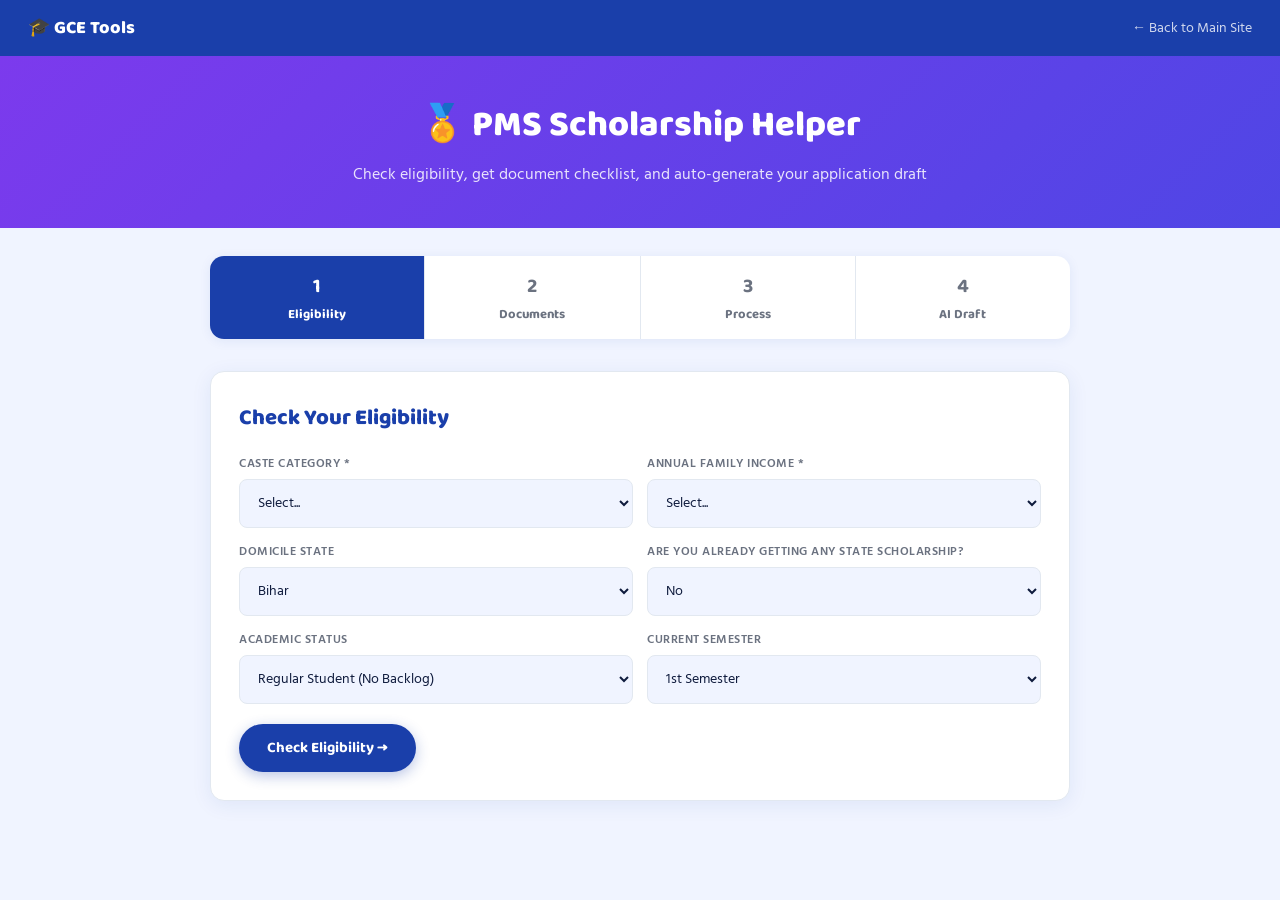
<file: pms.html>
<!DOCTYPE html>
<html lang="en">
<head>
<meta charset="UTF-8">
<meta name="viewport" content="width=device-width, initial-scale=1.0">
<title>PMS Scholarship Helper — GCE</title>
<link href="https://fonts.googleapis.com/css2?family=Baloo+2:wght@400;600;700;800&family=Hind:wght@300;400;500;600&display=swap" rel="stylesheet">
<style>
:root{--p:#1a3faa;--pl:#2d5be3;--acc:#f59e0b;--bg:#f0f4ff;--surf:#fff;--txt:#0f1b3d;--muted:#6b7280;--border:#e2e8f0;--rad:14px;}
*{box-sizing:border-box;margin:0;padding:0;}
body{font-family:'Hind',sans-serif;background:var(--bg);color:var(--txt);}
.topbar{background:var(--p);color:white;padding:14px 28px;display:flex;justify-content:space-between;align-items:center;}
.topbar a{color:rgba(255,255,255,.8);text-decoration:none;font-size:14px;}
.logo{font-family:'Baloo 2',cursive;font-size:18px;font-weight:800;}
.hero-strip{background:linear-gradient(135deg,#7c3aed,#4f46e5);color:white;padding:40px 28px;text-align:center;}
.hero-strip h1{font-family:'Baloo 2',cursive;font-size:36px;font-weight:800;margin-bottom:8px;}
.hero-strip p{opacity:.85;font-size:16px;}
.container{max-width:900px;margin:0 auto;padding:28px 20px;}
.steps-bar{display:flex;gap:0;margin-bottom:32px;background:var(--surf);border-radius:var(--rad);overflow:hidden;box-shadow:0 2px 12px rgba(26,63,170,.08);}
.step{flex:1;padding:14px 10px;text-align:center;font-family:'Baloo 2',cursive;font-size:13px;font-weight:700;color:var(--muted);border-right:1px solid var(--border);cursor:pointer;transition:all .2s;position:relative;}
.step:last-child{border-right:none;}
.step.active{background:var(--p);color:white;}
.step.done{background:#d1fae5;color:#065f46;}
.step .snum{display:block;font-size:20px;margin-bottom:2px;}
.card{background:var(--surf);border-radius:var(--rad);padding:28px;box-shadow:0 4px 20px rgba(26,63,170,.08);border:1px solid var(--border);margin-bottom:20px;}
.card h2{font-family:'Baloo 2',cursive;font-size:22px;font-weight:800;color:var(--p);margin-bottom:18px;}
.form-row{display:grid;grid-template-columns:1fr 1fr;gap:14px;margin-bottom:14px;}
.form-row.full{grid-template-columns:1fr;}
.fld label{font-size:12px;font-weight:600;color:var(--muted);text-transform:uppercase;letter-spacing:.5px;display:block;margin-bottom:5px;}
.fld input,.fld select,.fld textarea{width:100%;padding:11px 14px;border:1.5px solid var(--border);border-radius:8px;font-family:'Hind',sans-serif;font-size:14px;color:var(--txt);background:var(--bg);transition:border .2s;}
.fld input:focus,.fld select:focus{outline:none;border-color:var(--p);}
.fld textarea{resize:vertical;min-height:80px;}
.eligibility-check{background:linear-gradient(135deg,#ede9fe,#ddd6fe);border-radius:var(--rad);padding:24px;margin-bottom:20px;}
.elig-title{font-family:'Baloo 2',cursive;font-size:18px;font-weight:800;color:#4f46e5;margin-bottom:16px;}
.elig-item{display:flex;align-items:center;gap:12px;padding:12px 14px;background:white;border-radius:10px;margin-bottom:8px;font-size:14px;font-weight:500;box-shadow:0 2px 8px rgba(0,0,0,.06);}
.elig-item .icon{font-size:20px;}
.checklist{list-style:none;}
.checklist li{display:flex;align-items:flex-start;gap:12px;padding:12px 14px;border-radius:10px;margin-bottom:8px;font-size:14px;background:var(--bg);border:1px solid var(--border);}
.checklist li input[type=checkbox]{width:18px;height:18px;accent-color:var(--p);flex-shrink:0;margin-top:2px;}
.checklist li label{cursor:pointer;line-height:1.5;}
.checklist li label strong{display:block;color:var(--p);margin-bottom:2px;}
.deadline-card{background:linear-gradient(135deg,#fef3c7,#fde68a);border-radius:var(--rad);padding:20px;border:1px solid #fcd34d;margin-bottom:20px;}
.deadline-card h3{font-family:'Baloo 2',cursive;font-size:18px;color:#92400e;margin-bottom:12px;}
.deadline-item{display:flex;justify-content:space-between;align-items:center;padding:10px 0;border-bottom:1px solid rgba(146,64,14,.15);font-size:14px;}
.deadline-item:last-child{border-bottom:none;}
.deadline-item .date{font-weight:700;color:#92400e;}
.process-steps{counter-reset:step;}
.process-step{display:flex;gap:16px;padding:16px;background:var(--bg);border-radius:12px;margin-bottom:10px;border:1px solid var(--border);}
.process-step-num{width:36px;height:36px;background:var(--p);color:white;border-radius:50%;display:flex;align-items:center;justify-content:center;font-family:'Baloo 2',cursive;font-weight:800;font-size:16px;flex-shrink:0;}
.process-step-content h4{font-family:'Baloo 2',cursive;font-weight:700;color:var(--p);margin-bottom:4px;}
.process-step-content p{font-size:13px;color:var(--muted);line-height:1.6;}
.btn-row{display:flex;gap:12px;margin-top:20px;flex-wrap:wrap;}
.btn{padding:12px 28px;border-radius:50px;border:none;font-family:'Baloo 2',cursive;font-size:15px;font-weight:700;cursor:pointer;transition:all .25s;}
.btn-primary{background:var(--p);color:white;box-shadow:0 4px 14px rgba(26,63,170,.3);}
.btn-primary:hover{background:var(--pl);transform:translateY(-1px);}
.btn-purple{background:#7c3aed;color:white;}
.btn-purple:hover{background:#6d28d9;}
.result-banner{padding:20px;border-radius:var(--rad);margin-bottom:16px;display:none;}
.result-banner.eligible{background:#d1fae5;border:1px solid #6ee7b7;}
.result-banner.ineligible{background:#fee2e2;border:1px solid #fca5a5;}
.result-banner h3{font-family:'Baloo 2',cursive;font-size:20px;margin-bottom:8px;}
.ai-draft{background:var(--surf);border:2px solid #7c3aed;border-radius:var(--rad);padding:20px;white-space:pre-wrap;font-size:13px;line-height:1.7;min-height:200px;color:var(--txt);font-family:'Courier New',monospace;}
.spinner{display:inline-block;width:16px;height:16px;border:2px solid rgba(255,255,255,.3);border-top-color:white;border-radius:50%;animation:spin .6s linear infinite;vertical-align:middle;margin-right:8px;}
@keyframes spin{to{transform:rotate(360deg)}}
</style>
</head>
<body>
<div class="topbar">
  <span class="logo">🎓 GCE Tools</span>
  <a href="index.html">← Back to Main Site</a>
</div>
<div class="hero-strip">
  <h1>🏅 PMS Scholarship Helper</h1>
  <p>Check eligibility, get document checklist, and auto-generate your application draft</p>
</div>

<div class="container">
  <div class="steps-bar">
    <div class="step active" id="step1"><span class="snum">1</span>Eligibility</div>
    <div class="step" id="step2"><span class="snum">2</span>Documents</div>
    <div class="step" id="step3"><span class="snum">3</span>Process</div>
    <div class="step" id="step4"><span class="snum">4</span>AI Draft</div>
  </div>

  <!-- STEP 1: ELIGIBILITY CHECK -->
  <div id="s1">
    <div class="card">
      <h2>Check Your Eligibility</h2>
      <div class="form-row">
        <div class="fld">
          <label>Caste Category *</label>
          <select id="caste">
            <option value="">Select...</option>
            <option value="SC">SC (Scheduled Caste)</option>
            <option value="ST">ST (Scheduled Tribe)</option>
            <option value="BC">BC (Backward Class)</option>
            <option value="EBC">EBC (Extremely Backward Class)</option>
            <option value="General">General</option>
          </select>
        </div>
        <div class="fld">
          <label>Annual Family Income *</label>
          <select id="income">
            <option value="">Select...</option>
            <option value="below1">Below ₹1 Lakh</option>
            <option value="1to2.5">₹1 – ₹2.5 Lakh</option>
            <option value="2.5to3.5">₹2.5 – ₹3.5 Lakh</option>
            <option value="above3.5">Above ₹3.5 Lakh</option>
          </select>
        </div>
      </div>
      <div class="form-row">
        <div class="fld">
          <label>Domicile State</label>
          <select id="domicile">
            <option value="Bihar">Bihar</option>
            <option value="Other">Other State</option>
          </select>
        </div>
        <div class="fld">
          <label>Are you already getting any state scholarship?</label>
          <select id="otherSchol">
            <option value="no">No</option>
            <option value="yes">Yes</option>
          </select>
        </div>
      </div>
      <div class="form-row">
        <div class="fld">
          <label>Academic Status</label>
          <select id="academic">
            <option value="regular">Regular Student (No Backlog)</option>
            <option value="backlog">Has Active Backlogs</option>
          </select>
        </div>
        <div class="fld">
          <label>Current Semester</label>
          <select id="semester">
            <option value="1">1st Semester</option>
            <option value="2">2nd Semester</option>
            <option value="3">3rd Semester</option>
            <option value="4">4th Semester</option>
            <option value="5">5th Semester</option>
            <option value="6">6th Semester</option>
            <option value="7">7th Semester</option>
            <option value="8">8th Semester</option>
          </select>
        </div>
      </div>
      <div class="btn-row">
        <button class="btn btn-primary" onclick="checkEligibility()">Check Eligibility →</button>
      </div>
      <div id="eligResult" class="result-banner"></div>
    </div>
  </div>

  <!-- STEP 2: DOCUMENTS -->
  <div id="s2" style="display:none">
    <div class="card">
      <h2>📋 Document Checklist</h2>
      <p style="color:var(--muted);margin-bottom:16px;font-size:14px;">Tick each document as you collect it. Keep originals + 2 photocopies of each.</p>
      <ul class="checklist" id="docChecklist"></ul>
      <div class="btn-row">
        <button class="btn btn-primary" onclick="goStep(3)">Next: Application Process →</button>
        <button class="btn" style="background:var(--bg);border:1.5px solid var(--border)" onclick="goStep(1)">← Back</button>
      </div>
    </div>
  </div>

  <!-- STEP 3: PROCESS -->
  <div id="s3" style="display:none">
    <div class="deadline-card">
      <h3>⏰ Important Deadlines (Typical Academic Year)</h3>
      <div class="deadline-item"><span>Portal Opens</span><span class="date">August – September</span></div>
      <div class="deadline-item"><span>Application Last Date</span><span class="date">October – November</span></div>
      <div class="deadline-item"><span>College Verification</span><span class="date">November – December</span></div>
      <div class="deadline-item"><span>Disbursement</span><span class="date">January – March</span></div>
    </div>
    <div class="card">
      <h2>🗺️ Step-by-Step Application Process</h2>
      <div class="process-step"><div class="process-step-num">1</div><div class="process-step-content"><h4>Register on PMS Portal</h4><p>Visit pmsonline.bih.nic.in → Click "New Student Registration" → Fill basic details and get login credentials.</p></div></div>
      <div class="process-step"><div class="process-step-num">2</div><div class="process-step-content"><h4>Fill Application Form Online</h4><p>Log in → Fill personal details, education details, bank account details (must be in your name), and upload documents.</p></div></div>
      <div class="process-step"><div class="process-step-num">3</div><div class="process-step-content"><h4>Upload Required Documents</h4><p>Upload scanned copies of: Caste certificate, Income certificate, Aadhaar card, Bank passbook, College ID, fee receipt, and photos.</p></div></div>
      <div class="process-step"><div class="process-step-num">4</div><div class="process-step-content"><h4>Submit & Print Application</h4><p>Review all details carefully → Submit → Print the filled application form. Keep it safe.</p></div></div>
      <div class="process-step"><div class="process-step-num">5</div><div class="process-step-content"><h4>College Verification</h4><p>Submit printed form + original documents to your college's scholarship section. The Nodal Officer will verify and forward.</p></div></div>
      <div class="process-step"><div class="process-step-num">6</div><div class="process-step-content"><h4>Track Status & Receive Amount</h4><p>Track status on the portal using your application ID. Amount is transferred directly to your bank account via DBT.</p></div></div>
      <div class="btn-row">
        <button class="btn btn-primary" onclick="goStep(4)">Next: Generate AI Draft →</button>
        <button class="btn" style="background:var(--bg);border:1.5px solid var(--border)" onclick="goStep(2)">← Back</button>
        <a href="https://pmsonline.bih.nic.in" target="_blank"><button class="btn btn-purple">🌐 Go to PMS Portal</button></a>
      </div>
    </div>
  </div>

  <!-- STEP 4: AI DRAFT -->
  <div id="s4" style="display:none">
    <div class="card">
      <h2>🤖 AI Application Draft Generator</h2>
      <p style="color:var(--muted);margin-bottom:18px;font-size:14px;">Generate a formal application letter for PMS scholarship to submit to your college.</p>
      <div class="form-row">
        <div class="fld"><label>Your Full Name</label><input id="draftName" placeholder="Rahul Kumar Singh"/></div>
        <div class="fld"><label>Roll Number</label><input id="draftRoll" placeholder="21CSE042"/></div>
      </div>
      <div class="form-row">
        <div class="fld"><label>Branch & Year</label><input id="draftBranch" placeholder="CSE, 3rd Year"/></div>
        <div class="fld"><label>Father's Name</label><input id="draftFather" placeholder="Shri Suresh Kumar Singh"/></div>
      </div>
      <div class="form-row">
        <div class="fld"><label>Village/Town</label><input id="draftVillage" placeholder="Bodh Gaya, Gaya"/></div>
        <div class="fld"><label>District</label><input id="draftDistrict" placeholder="Gaya, Bihar"/></div>
      </div>
      <div class="btn-row">
        <button class="btn btn-purple" id="draftBtn" onclick="generateDraft()">✨ Generate Application Letter</button>
        <button class="btn" style="background:var(--bg);border:1.5px solid var(--border)" onclick="goStep(3)">← Back</button>
      </div>
      <div id="draftStatus" style="display:none;margin:12px 0;padding:12px;border-radius:8px;background:#dbeafe;color:#1d4ed8;font-weight:600;font-size:14px;">🤖 Generating your application letter...</div>
      <div id="draftOutput" style="display:none;margin-top:16px;">
        <p style="font-family:'Baloo 2',cursive;font-weight:700;color:var(--p);margin-bottom:10px;">Your Application Letter:</p>
        <div class="ai-draft" id="draftText"></div>
        <button class="btn btn-primary" style="margin-top:12px" onclick="downloadDraft()">📥 Download Letter</button>
      </div>
    </div>
  </div>
</div>

<script>
const docs={
  SC:['Caste Certificate (SC) from SDO/DM','Income Certificate (Annual family income proof)','Aadhaar Card (Student)','Aadhaar Card (Parent/Guardian)','Bank Passbook (in your name, linked to Aadhaar)','College Fee Receipt (current semester)','College ID Card','Admission Letter / Enrollment Certificate','Passport Size Photos (4 copies)','10th Marksheet','12th Marksheet','College Marksheets (all previous semesters)'],
  ST:['Caste Certificate (ST) from SDO/DM','Income Certificate','Aadhaar Card (Student)','Aadhaar Card (Parent/Guardian)','Bank Passbook (Aadhaar linked)','College Fee Receipt','College ID Card','Admission Letter','Passport Size Photos (4 copies)','10th Marksheet','12th Marksheet','College Marksheets'],
  BC:['Caste Certificate (BC) from SDO/DM','Income Certificate (must be below ₹1.5 Lakh for BC)','Aadhaar Card (Student)','Aadhaar Card (Parent)','Bank Passbook (Aadhaar linked)','College Fee Receipt','College ID Card','Admission Letter','Passport Size Photos (4 copies)','10th Marksheet','12th Marksheet','College Marksheets'],
  EBC:['Caste Certificate (EBC) from SDO/DM','Income Certificate (must be below ₹1 Lakh for EBC)','Aadhaar Card (Student)','Aadhaar Card (Parent)','Bank Passbook (Aadhaar linked)','College Fee Receipt','College ID Card','Admission Letter','Passport Size Photos (4 copies)','10th Marksheet','12th Marksheet','College Marksheets']
};

let selectedCaste='SC';

function checkEligibility(){
  const caste=document.getElementById('caste').value;
  const income=document.getElementById('income').value;
  const domicile=document.getElementById('domicile').value;
  const other=document.getElementById('otherSchol').value;
  const academic=document.getElementById('academic').value;
  if(!caste||!income){alert('Please select caste and income!');return;}

  const res=document.getElementById('eligResult');
  let eligible=true;
  let reasons=[];
  let ok=[];

  if(['SC','ST','BC','EBC'].includes(caste)){ok.push('✅ Category eligible: '+caste);}
  else{eligible=false;reasons.push('❌ General category is not eligible for PMS Bihar');}

  if(income==='above3.5'){
    if(caste==='SC'||caste==='ST'){ok.push('✅ SC/ST income limit: ₹2.5L (check exact limit)');}
    else{eligible=false;reasons.push('❌ Income too high for BC/EBC category');}
  } else {ok.push('✅ Income within eligible range');}

  if(domicile==='Bihar'){ok.push('✅ Bihar domicile — eligible');}
  else{eligible=false;reasons.push('❌ Must be Bihar domicile student');}

  if(other==='yes'){eligible=false;reasons.push('❌ Cannot receive PMS if already getting another state scholarship');}
  if(academic==='backlog'){reasons.push('⚠️ Active backlogs may affect renewal — check with college');}
  else ok.push('✅ No backlogs — good academic standing');

  res.className='result-banner '+(eligible?'eligible':'ineligible');
  res.style.display='block';
  res.innerHTML=`<h3>${eligible?'🎉 You Are Likely Eligible!':'❌ May Not Be Eligible'}</h3>
    ${ok.map(o=>`<div style="font-size:14px;margin-bottom:4px;">${o}</div>`).join('')}
    ${reasons.map(r=>`<div style="font-size:14px;margin-bottom:4px;">${r}</div>`).join('')}
    ${eligible?`<button class="btn btn-primary" style="margin-top:12px" onclick="goStep(2)">Continue → See Document Checklist</button>`:''}`;

  if(eligible){selectedCaste=caste;buildDocList(caste);}
}

function buildDocList(caste){
  const list=docs[caste]||docs['SC'];
  document.getElementById('docChecklist').innerHTML=list.map((d,i)=>`
    <li><input type="checkbox" id="doc${i}"/><label for="doc${i}"><strong>${d}</strong>Keep original + 2 photocopies. Self-attest each copy.</label></li>
  `).join('');
}

function goStep(n){
  [1,2,3,4].forEach(i=>{
    document.getElementById('s'+i).style.display=i===n?'block':'none';
    const s=document.getElementById('step'+i);
    if(i<n)s.className='step done';
    else if(i===n)s.className='step active';
    else s.className='step';
  });
  window.scrollTo(0,0);
}

const GROQ_API_KEY = 'YOUR_GROQ_API_KEY_HERE';
  async function generateDraft(){
  const name=document.getElementById('draftName').value||'[Your Name]';
  const roll=document.getElementById('draftRoll').value||'[Roll No]';
  const branch=document.getElementById('draftBranch').value||'[Branch & Year]';
  const father=document.getElementById('draftFather').value||'[Father Name]';
  const village=document.getElementById('draftVillage').value||'[Village/Town]';
  const district=document.getElementById('draftDistrict').value||'[District]';

  document.getElementById('draftBtn').disabled=true;
  document.getElementById('draftStatus').style.display='block';

  const prompt=`Write a formal application letter for PMS (Post Matric Scholarship) from a student to the Principal of Gaya College of Engineering, Gaya, Bihar.

Student Details:
- Name: ${name}
- Roll Number: ${roll}
- Branch & Year: ${branch}
- Father's Name: ${father}
- Village/Town: ${village}
- District: ${district}, Bihar
- Category: ${selectedCaste}
- Institute: Gaya College of Engineering, Gaya, Bihar

Write a professional, formal application letter in English requesting PMS scholarship. Include: proper salutation, clear request, mention of category and financial need, list of enclosed documents (caste certificate, income certificate, aadhaar, bank details, fee receipt, marksheets), and a respectful closing. Format it properly with date, address, subject line, and signature section. Keep it concise and official.`;

  try{
    const res=await fetch('https://api.groq.com/openai/v1/chat/completions',{
      method:'POST',
      headers:{'Content-Type':'application/json','Authorization':`Bearer ${GROQ_API_KEY}`},
      body:JSON.stringify({model:'llama3-70b-8192',max_tokens:1000,messages:[{role:'user',content:prompt}]})
    });
    const d=await res.json();
    document.getElementById('draftText').textContent=d.choices[0].message.content;
    document.getElementById('draftOutput').style.display='block';
  }catch(e){
    document.getElementById('draftText').textContent='Error generating draft. Please try again.';
    document.getElementById('draftOutput').style.display='block';
  }
  document.getElementById('draftStatus').style.display='none';
  document.getElementById('draftBtn').disabled=false;
}

function downloadDraft(){
  const text=document.getElementById('draftText').textContent;
  const name=document.getElementById('draftName').value||'student';
  const blob=new Blob([text],{type:'text/plain'});
  const a=document.createElement('a');
  a.href=URL.createObjectURL(blob);
  a.download=name.replace(/\s+/g,'_')+'_PMS_Application.txt';
  a.click();
}
</script>
</body>
</html>
</file>
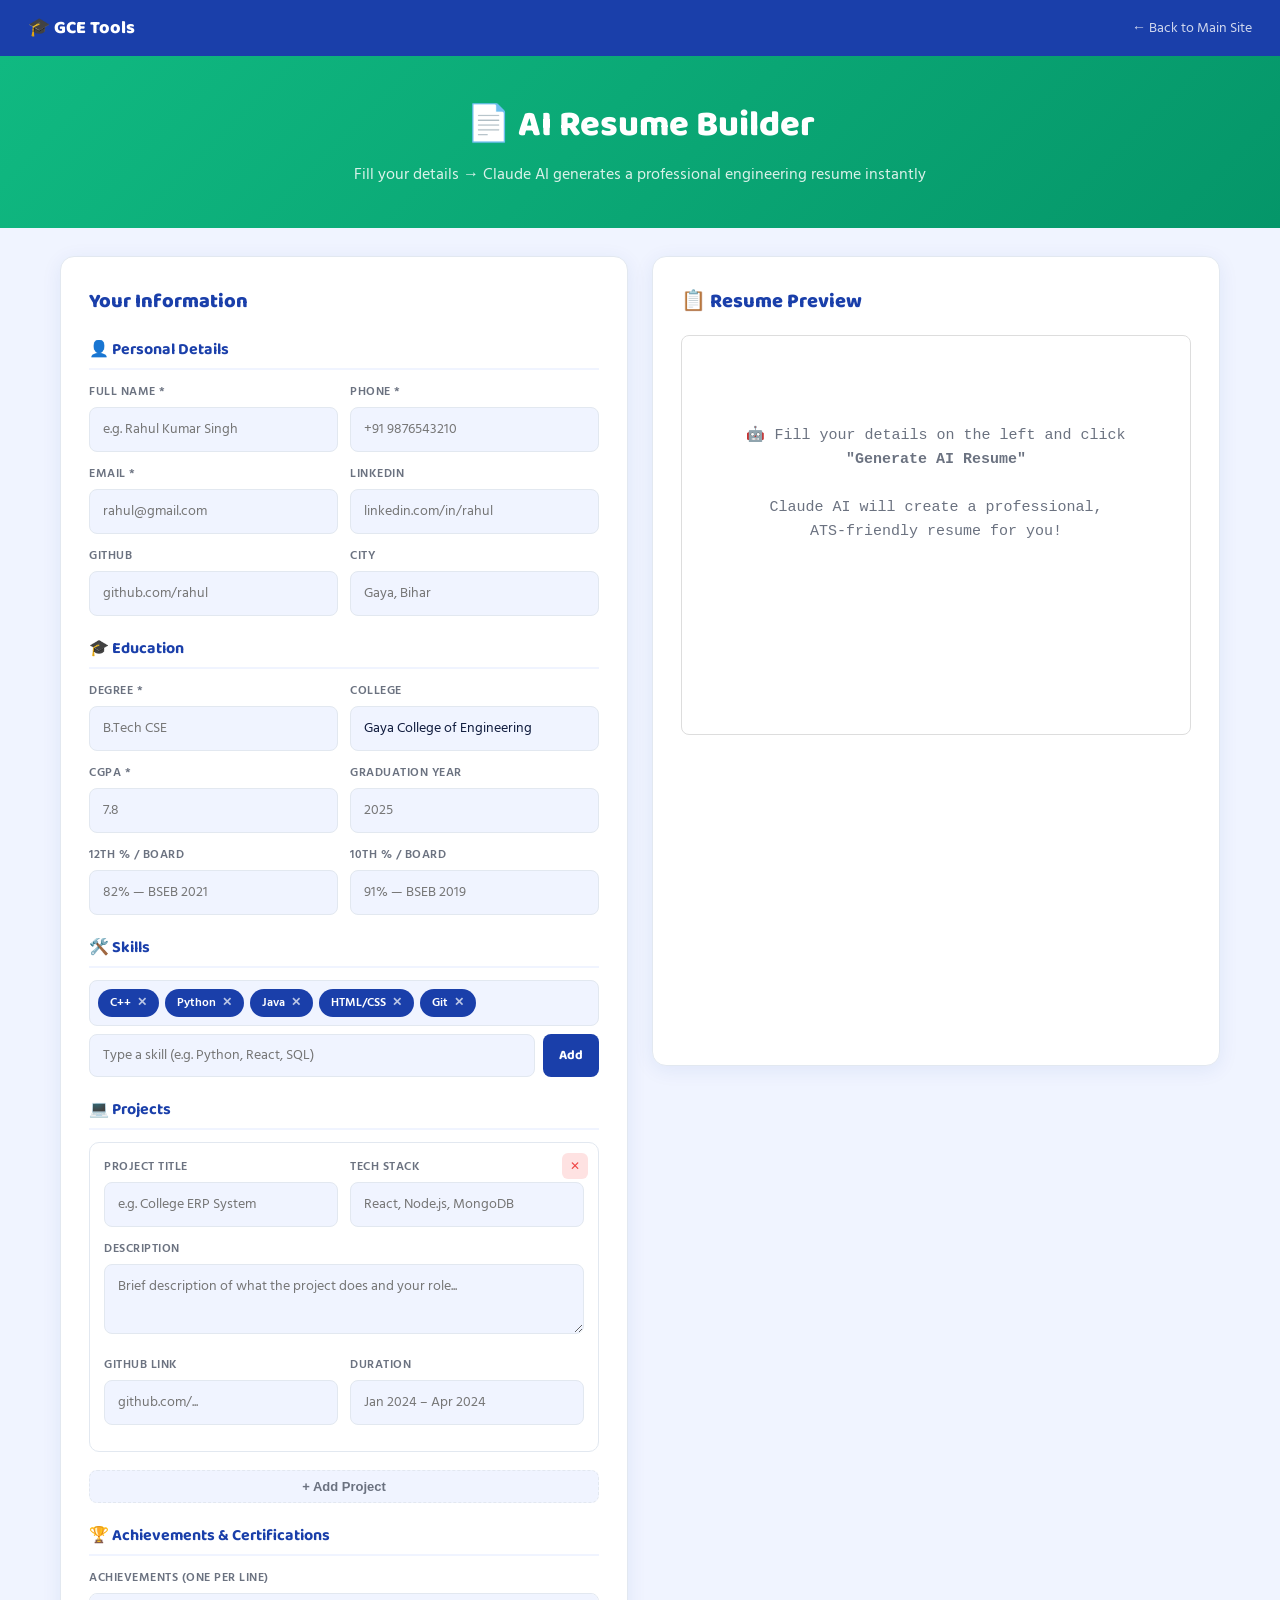
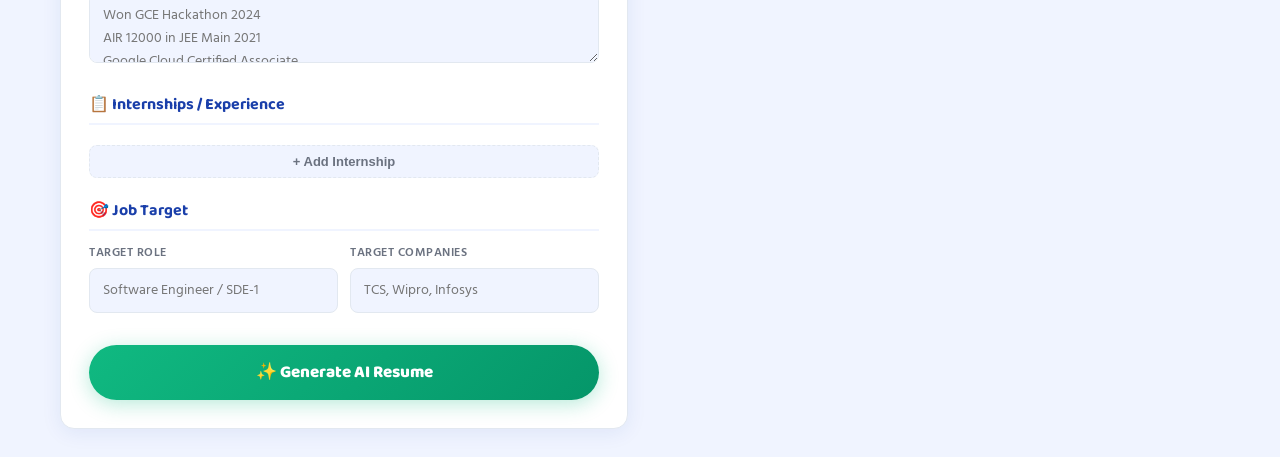
<file: resume.html>
<!DOCTYPE html>
<html lang="en">
<head>
<meta charset="UTF-8">
<meta name="viewport" content="width=device-width, initial-scale=1.0">
<title>AI Resume Builder — GCE</title>
<link href="https://fonts.googleapis.com/css2?family=Baloo+2:wght@400;600;700;800&family=Hind:wght@300;400;500;600&display=swap" rel="stylesheet">
<style>
:root{--p:#1a3faa;--pl:#2d5be3;--acc:#f59e0b;--bg:#f0f4ff;--surf:#fff;--txt:#0f1b3d;--muted:#6b7280;--border:#e2e8f0;--rad:14px;}
*{box-sizing:border-box;margin:0;padding:0;}
body{font-family:'Hind',sans-serif;background:var(--bg);color:var(--txt);}
.topbar{background:var(--p);color:white;padding:14px 28px;display:flex;justify-content:space-between;align-items:center;}
.topbar a{color:rgba(255,255,255,.8);text-decoration:none;font-size:14px;}
.logo{font-family:'Baloo 2',cursive;font-size:18px;font-weight:800;}
.hero-strip{background:linear-gradient(135deg,#10b981,#059669);color:white;padding:40px 28px;text-align:center;}
.hero-strip h1{font-family:'Baloo 2',cursive;font-size:36px;font-weight:800;margin-bottom:8px;}
.hero-strip p{opacity:.85;font-size:16px;}
.layout{display:grid;grid-template-columns:1fr 1fr;gap:24px;max-width:1200px;margin:0 auto;padding:28px 20px;}
@media(max-width:768px){.layout{grid-template-columns:1fr;}}
.form-panel{background:var(--surf);border-radius:var(--rad);padding:28px;box-shadow:0 4px 20px rgba(26,63,170,.08);border:1px solid var(--border);}
.form-panel h2{font-family:'Baloo 2',cursive;font-size:20px;color:var(--p);margin-bottom:18px;font-weight:800;}
.section-title{font-family:'Baloo 2',cursive;font-size:16px;font-weight:700;color:var(--p);margin:20px 0 12px;padding-bottom:6px;border-bottom:2px solid var(--bg);}
.form-row{display:grid;grid-template-columns:1fr 1fr;gap:12px;margin-bottom:12px;}
.form-row.full{grid-template-columns:1fr;}
.fld label{font-size:12px;font-weight:600;color:var(--muted);text-transform:uppercase;letter-spacing:.5px;display:block;margin-bottom:5px;}
.fld input,.fld textarea,.fld select{width:100%;padding:10px 13px;border:1.5px solid var(--border);border-radius:8px;font-family:'Hind',sans-serif;font-size:14px;color:var(--txt);background:var(--bg);transition:border .2s;}
.fld input:focus,.fld textarea:focus,.fld select:focus{outline:none;border-color:var(--p);}
.fld textarea{resize:vertical;min-height:70px;}
.skill-tags{display:flex;flex-wrap:wrap;gap:6px;padding:8px;border:1.5px solid var(--border);border-radius:8px;background:var(--bg);min-height:44px;}
.skill-tag{background:var(--p);color:white;padding:4px 12px;border-radius:20px;font-size:12px;font-weight:600;display:flex;align-items:center;gap:6px;}
.skill-tag span{cursor:pointer;opacity:.7;}
.skill-tag span:hover{opacity:1;}
.skill-input-row{display:flex;gap:8px;margin-top:8px;}
.skill-input-row input{flex:1;padding:9px 13px;border:1.5px solid var(--border);border-radius:8px;font-family:'Hind',sans-serif;font-size:14px;background:var(--bg);color:var(--txt);}
.skill-input-row button{background:var(--p);color:white;border:none;padding:9px 16px;border-radius:8px;cursor:pointer;font-weight:700;font-family:'Baloo 2',cursive;}
.add-btn{background:var(--bg);border:1.5px dashed var(--border);color:var(--muted);padding:8px 16px;border-radius:8px;cursor:pointer;font-size:13px;font-weight:600;width:100%;margin-top:8px;transition:all .2s;}
.add-btn:hover{border-color:var(--p);color:var(--p);}
.gen-btn{width:100%;padding:14px;background:linear-gradient(135deg,#10b981,#059669);color:white;border:none;border-radius:50px;font-family:'Baloo 2',cursive;font-size:17px;font-weight:800;cursor:pointer;margin-top:20px;box-shadow:0 4px 20px rgba(16,185,129,.3);transition:all .25s;}
.gen-btn:hover{transform:translateY(-2px);box-shadow:0 8px 30px rgba(16,185,129,.4);}
.gen-btn:disabled{opacity:.6;cursor:wait;}
/* Preview panel */
.preview-panel{background:var(--surf);border-radius:var(--rad);padding:28px;box-shadow:0 4px 20px rgba(26,63,170,.08);border:1px solid var(--border);position:sticky;top:20px;max-height:90vh;overflow-y:auto;}
.preview-panel h2{font-family:'Baloo 2',cursive;font-size:20px;color:var(--p);margin-bottom:18px;font-weight:800;}
.resume-out{background:white;border:1px solid #ddd;border-radius:8px;padding:28px;font-size:13px;line-height:1.6;min-height:400px;white-space:pre-wrap;color:#222;font-family:'Courier New',monospace;}
.placeholder-msg{color:var(--muted);text-align:center;padding:60px 20px;font-size:15px;}
.status{padding:12px 16px;border-radius:10px;margin-bottom:16px;font-size:14px;font-weight:600;}
.status.loading{background:#dbeafe;color:#1d4ed8;}
.status.success{background:#d1fae5;color:#065f46;}
.status.error{background:#fee2e2;color:#991b1b;}
.dl-btn{width:100%;padding:12px;background:var(--p);color:white;border:none;border-radius:10px;font-family:'Baloo 2',cursive;font-size:15px;font-weight:700;cursor:pointer;margin-top:12px;display:none;transition:all .2s;}
.dl-btn:hover{background:var(--pl);}
.entry-block{border:1px solid var(--border);border-radius:10px;padding:14px;margin-bottom:10px;position:relative;}
.del-entry{position:absolute;top:10px;right:10px;background:#fee2e2;border:none;color:#ef4444;width:26px;height:26px;border-radius:6px;cursor:pointer;font-size:12px;}
</style>
</head>
<body>
<div class="topbar">
  <span class="logo">🎓 GCE Tools</span>
  <a href="index.html">← Back to Main Site</a>
</div>
<div class="hero-strip">
  <h1>📄 AI Resume Builder</h1>
  <p>Fill your details → Claude AI generates a professional engineering resume instantly</p>
</div>

<div class="layout">
  <!-- FORM -->
  <div class="form-panel">
    <h2>Your Information</h2>

    <div class="section-title">👤 Personal Details</div>
    <div class="form-row">
      <div class="fld"><label>Full Name *</label><input id="name" placeholder="e.g. Rahul Kumar Singh"/></div>
      <div class="fld"><label>Phone *</label><input id="phone" placeholder="+91 9876543210"/></div>
    </div>
    <div class="form-row">
      <div class="fld"><label>Email *</label><input id="email" placeholder="rahul@gmail.com"/></div>
      <div class="fld"><label>LinkedIn</label><input id="linkedin" placeholder="linkedin.com/in/rahul"/></div>
    </div>
    <div class="form-row">
      <div class="fld"><label>GitHub</label><input id="github" placeholder="github.com/rahul"/></div>
      <div class="fld"><label>City</label><input id="city" placeholder="Gaya, Bihar"/></div>
    </div>

    <div class="section-title">🎓 Education</div>
    <div class="form-row">
      <div class="fld"><label>Degree *</label><input id="degree" placeholder="B.Tech CSE"/></div>
      <div class="fld"><label>College</label><input id="college" value="Gaya College of Engineering"/></div>
    </div>
    <div class="form-row">
      <div class="fld"><label>CGPA *</label><input id="cgpa" placeholder="7.8" type="number" step="0.01"/></div>
      <div class="fld"><label>Graduation Year</label><input id="gradYear" placeholder="2025"/></div>
    </div>
    <div class="form-row">
      <div class="fld"><label>12th % / Board</label><input id="twelfth" placeholder="82% — BSEB 2021"/></div>
      <div class="fld"><label>10th % / Board</label><input id="tenth" placeholder="91% — BSEB 2019"/></div>
    </div>

    <div class="section-title">🛠️ Skills</div>
    <div id="skillTags" class="skill-tags"></div>
    <div class="skill-input-row">
      <input id="skillInput" placeholder="Type a skill (e.g. Python, React, SQL)" onkeypress="if(event.key==='Enter')addSkill()"/>
      <button onclick="addSkill()">Add</button>
    </div>

    <div class="section-title">💻 Projects</div>
    <div id="projectsList"></div>
    <button class="add-btn" onclick="addProject()">+ Add Project</button>

    <div class="section-title">🏆 Achievements & Certifications</div>
    <div class="form-row full">
      <div class="fld"><label>Achievements (one per line)</label>
        <textarea id="achievements" placeholder="Won GCE Hackathon 2024&#10;AIR 12000 in JEE Main 2021&#10;Google Cloud Certified Associate"></textarea>
      </div>
    </div>

    <div class="section-title">📋 Internships / Experience</div>
    <div id="internList"></div>
    <button class="add-btn" onclick="addIntern()">+ Add Internship</button>

    <div class="section-title">🎯 Job Target</div>
    <div class="form-row">
      <div class="fld"><label>Target Role</label><input id="targetRole" placeholder="Software Engineer / SDE-1"/></div>
      <div class="fld"><label>Target Companies</label><input id="targetCo" placeholder="TCS, Wipro, Infosys"/></div>
    </div>

    <button class="gen-btn" id="genBtn" onclick="generateResume()">✨ Generate AI Resume</button>
  </div>

  <!-- PREVIEW -->
  <div class="preview-panel">
    <h2>📋 Resume Preview</h2>
    <div id="statusMsg"></div>
    <div class="resume-out" id="resumeOut"><div class="placeholder-msg">🤖 Fill your details on the left and click<br><strong>"Generate AI Resume"</strong><br><br>Claude AI will create a professional,<br>ATS-friendly resume for you!</div></div>
    <button class="dl-btn" id="dlBtn" onclick="downloadResume()">📥 Download as Text</button>
  </div>
</div>

<script>
let skills=[];
let projects=[];
let interns=[];

// Default skills
['C++','Python','Java','HTML/CSS','Git'].forEach(s=>addSkillDirect(s));

function addSkillDirect(s){
  skills.push(s);
  renderSkills();
}

function addSkill(){
  const inp=document.getElementById('skillInput');
  const v=inp.value.trim();
  if(v&&!skills.includes(v)){skills.push(v);renderSkills();}
  inp.value='';
}

function removeSkill(s){
  skills=skills.filter(x=>x!==s);
  renderSkills();
}

function renderSkills(){
  document.getElementById('skillTags').innerHTML=skills.map(s=>`<span class="skill-tag">${s}<span onclick="removeSkill('${s}')">✕</span></span>`).join('');
}

let projCount=0;
function addProject(){
  projCount++;
  const id='proj'+projCount;
  const div=document.createElement('div');
  div.className='entry-block';
  div.id=id;
  div.innerHTML=`<button class="del-entry" onclick="document.getElementById('${id}').remove()">✕</button>
    <div class="form-row"><div class="fld"><label>Project Title</label><input id="${id}_title" placeholder="e.g. College ERP System"/></div>
    <div class="fld"><label>Tech Stack</label><input id="${id}_tech" placeholder="React, Node.js, MongoDB"/></div></div>
    <div class="form-row full"><div class="fld"><label>Description</label><textarea id="${id}_desc" placeholder="Brief description of what the project does and your role..."></textarea></div></div>
    <div class="form-row"><div class="fld"><label>GitHub Link</label><input id="${id}_link" placeholder="github.com/..."/></div>
    <div class="fld"><label>Duration</label><input id="${id}_dur" placeholder="Jan 2024 – Apr 2024"/></div></div>`;
  document.getElementById('projectsList').appendChild(div);
}

let internCount=0;
function addIntern(){
  internCount++;
  const id='intern'+internCount;
  const div=document.createElement('div');
  div.className='entry-block';
  div.id=id;
  div.innerHTML=`<button class="del-entry" onclick="document.getElementById('${id}').remove()">✕</button>
    <div class="form-row"><div class="fld"><label>Company</label><input id="${id}_co" placeholder="TCS iON / Internshala..."/></div>
    <div class="fld"><label>Role</label><input id="${id}_role" placeholder="Web Dev Intern"/></div></div>
    <div class="form-row"><div class="fld"><label>Duration</label><input id="${id}_dur" placeholder="May – Jul 2024"/></div>
    <div class="fld"><label>Mode</label><select id="${id}_mode"><option>Remote</option><option>On-site</option><option>Hybrid</option></select></div></div>
    <div class="form-row full"><div class="fld"><label>Work Done</label><textarea id="${id}_work" placeholder="Describe your responsibilities and impact..."></textarea></div></div>`;
  document.getElementById('internList').appendChild(div);
}

function getFormData(){
  // Projects
  const projs=[];
  document.querySelectorAll('[id^="proj"][id$="_title"]').forEach(el=>{
    const id=el.id.replace('_title','');
    projs.push({
      title:el.value,
      tech:document.getElementById(id+'_tech')?.value||'',
      desc:document.getElementById(id+'_desc')?.value||'',
      link:document.getElementById(id+'_link')?.value||'',
      dur:document.getElementById(id+'_dur')?.value||''
    });
  });
  // Interns
  const ints=[];
  document.querySelectorAll('[id^="intern"][id$="_co"]').forEach(el=>{
    const id=el.id.replace('_co','');
    ints.push({
      co:el.value,
      role:document.getElementById(id+'_role')?.value||'',
      dur:document.getElementById(id+'_dur')?.value||'',
      mode:document.getElementById(id+'_mode')?.value||'',
      work:document.getElementById(id+'_work')?.value||''
    });
  });
  return {
    name:document.getElementById('name').value,
    phone:document.getElementById('phone').value,
    email:document.getElementById('email').value,
    linkedin:document.getElementById('linkedin').value,
    github:document.getElementById('github').value,
    city:document.getElementById('city').value,
    degree:document.getElementById('degree').value,
    college:document.getElementById('college').value,
    cgpa:document.getElementById('cgpa').value,
    gradYear:document.getElementById('gradYear').value,
    twelfth:document.getElementById('twelfth').value,
    tenth:document.getElementById('tenth').value,
    skills,projs,ints,
    achievements:document.getElementById('achievements').value,
    targetRole:document.getElementById('targetRole').value,
    targetCo:document.getElementById('targetCo').value
  };
}

const GROQ_API_KEY = 'YOUR_GROQ_API_KEY_HERE';
  async function generateResume(){
  const data=getFormData();
  if(!data.name||!data.email||!data.cgpa){alert('Please fill Name, Email and CGPA at minimum!');return;}

  const btn=document.getElementById('genBtn');
  btn.disabled=true; btn.textContent='⏳ Generating...';
  setStatus('loading','🤖 Claude AI is crafting your resume...');

  const prompt=`Create a professional, ATS-friendly engineering resume for a student from Gaya College of Engineering (GCE), Bihar, India.

Student Data:
- Name: ${data.name}
- Phone: ${data.phone} | Email: ${data.email}
- LinkedIn: ${data.linkedin||'N/A'} | GitHub: ${data.github||'N/A'}
- City: ${data.city}
- Degree: ${data.degree} from ${data.college} | CGPA: ${data.cgpa} | Year: ${data.gradYear}
- 12th: ${data.twelfth} | 10th: ${data.tenth}
- Skills: ${data.skills.join(', ')}
- Projects: ${data.projs.map(p=>`${p.title} (${p.tech}) — ${p.desc} [${p.dur}]${p.link?' | '+p.link:''}`).join('; ')||'None provided'}
- Internships: ${data.ints.map(i=>`${i.role} at ${i.co} (${i.dur}, ${i.mode}) — ${i.work}`).join('; ')||'None'}
- Achievements: ${data.achievements||'None'}
- Target Role: ${data.targetRole||'Software Engineer'} at ${data.targetCo||'top IT companies'}

Generate a clean, well-formatted resume in plain text format with these sections:
1. HEADER (name, contact info, links)
2. OBJECTIVE (2-3 lines tailored to target role)
3. EDUCATION (formatted neatly)
4. TECHNICAL SKILLS (categorized: Languages, Web, Tools, etc.)
5. PROJECTS (with bullet points highlighting impact)
6. INTERNSHIPS / EXPERIENCE (if any)
7. ACHIEVEMENTS & CERTIFICATIONS
8. EXTRA-CURRICULAR (mention GCE activities if nothing provided)

Make it impactful, quantified where possible, action-verb driven. Format cleanly with clear section dividers. Keep it to 1 page worth of content.`;

  try {
    const res=await fetch('https://api.groq.com/openai/v1/chat/completions',{
      method:'POST',
      headers:{'Content-Type':'application/json','Authorization':`Bearer ${GROQ_API_KEY}`},
      body:JSON.stringify({model:'llama3-70b-8192',max_tokens:1000,messages:[{role:'user',content:prompt}]})
    });
    const d=await res.json();
    const text=d.choices[0].message.content;
    document.getElementById('resumeOut').textContent=text;
    document.getElementById('resumeOut').style.whiteSpace='pre-wrap';
    setStatus('success','✅ Resume generated! Review and download below.');
    document.getElementById('dlBtn').style.display='block';
  } catch(e){
    setStatus('error','❌ AI error. Please try again.');
  }
  btn.disabled=false; btn.textContent='✨ Generate AI Resume';
}

function setStatus(type,msg){
  const el=document.getElementById('statusMsg');
  el.className='status '+type;
  el.textContent=msg;
  el.style.display='block';
}

function downloadResume(){
  const text=document.getElementById('resumeOut').textContent;
  const name=document.getElementById('name').value||'resume';
  const blob=new Blob([text],{type:'text/plain'});
  const a=document.createElement('a');
  a.href=URL.createObjectURL(blob);
  a.download=name.replace(/\s+/g,'_')+'_Resume.txt';
  a.click();
}

// Add default project
addProject();
</script>
</body>
</html>
</file>
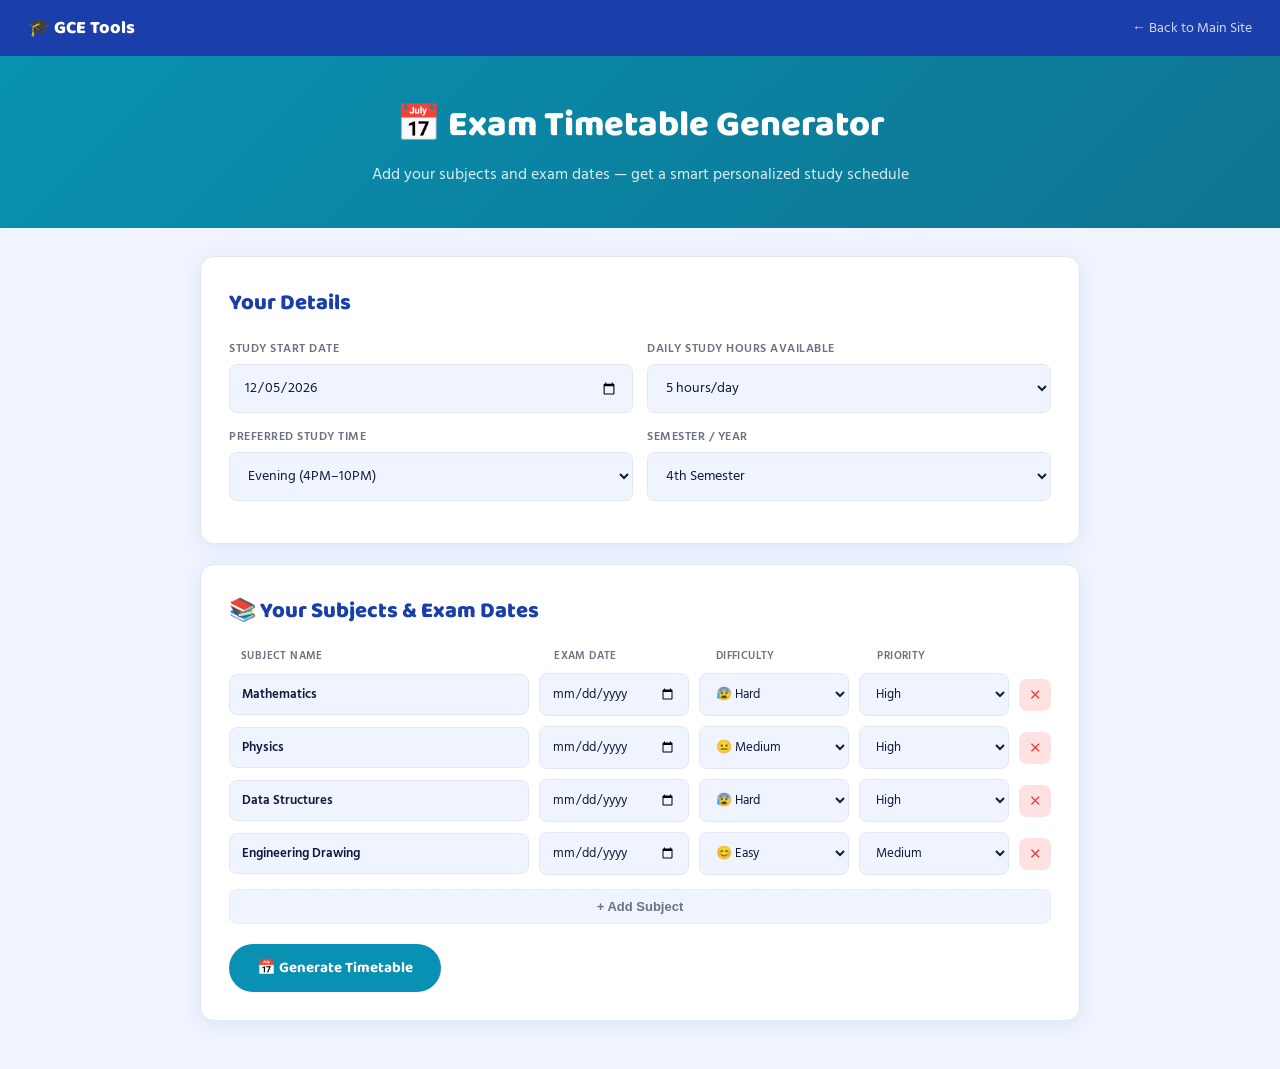
<file: timetable.html>
<!DOCTYPE html>
<html lang="en">
<head>
<meta charset="UTF-8">
<meta name="viewport" content="width=device-width, initial-scale=1.0">
<title>Exam Timetable Generator — GCE</title>
<link href="https://fonts.googleapis.com/css2?family=Baloo+2:wght@400;600;700;800&family=Hind:wght@300;400;500;600&display=swap" rel="stylesheet">
<style>
:root{--p:#1a3faa;--pl:#2d5be3;--acc:#f59e0b;--bg:#f0f4ff;--surf:#fff;--txt:#0f1b3d;--muted:#6b7280;--border:#e2e8f0;--rad:14px;}
*{box-sizing:border-box;margin:0;padding:0;}
body{font-family:'Hind',sans-serif;background:var(--bg);color:var(--txt);}
.topbar{background:var(--p);color:white;padding:14px 28px;display:flex;justify-content:space-between;align-items:center;}
.topbar a{color:rgba(255,255,255,.8);text-decoration:none;font-size:14px;}
.logo{font-family:'Baloo 2',cursive;font-size:18px;font-weight:800;}
.hero-strip{background:linear-gradient(135deg,#0891b2,#0e7490);color:white;padding:40px 28px;text-align:center;}
.hero-strip h1{font-family:'Baloo 2',cursive;font-size:36px;font-weight:800;margin-bottom:8px;}
.hero-strip p{opacity:.85;font-size:16px;}
.container{max-width:920px;margin:0 auto;padding:28px 20px;}
.card{background:var(--surf);border-radius:var(--rad);padding:28px;box-shadow:0 4px 20px rgba(26,63,170,.08);border:1px solid var(--border);margin-bottom:20px;}
.card h2{font-family:'Baloo 2',cursive;font-size:22px;font-weight:800;color:var(--p);margin-bottom:18px;}
.form-row{display:grid;grid-template-columns:1fr 1fr;gap:14px;margin-bottom:14px;}
.form-row.full{grid-template-columns:1fr;}
.fld label{font-size:12px;font-weight:600;color:var(--muted);text-transform:uppercase;letter-spacing:.5px;display:block;margin-bottom:5px;}
.fld input,.fld select,.fld textarea{width:100%;padding:11px 14px;border:1.5px solid var(--border);border-radius:8px;font-family:'Hind',sans-serif;font-size:14px;color:var(--txt);background:var(--bg);transition:border .2s;}
.fld input:focus,.fld select:focus{outline:none;border-color:var(--p);}
.subject-entry{display:grid;grid-template-columns:2fr 1fr 1fr 1fr auto;gap:10px;margin-bottom:10px;align-items:center;}
.subject-entry input,.subject-entry select{padding:9px 12px;border:1.5px solid var(--border);border-radius:8px;font-family:'Hind',sans-serif;font-size:13px;color:var(--txt);background:var(--bg);}
.subject-entry input:focus,.subject-entry select:focus{outline:none;border-color:var(--p);}
.del-btn{background:#fee2e2;border:none;color:#ef4444;width:32px;height:32px;border-radius:8px;cursor:pointer;font-size:15px;display:flex;align-items:center;justify-content:center;}
.add-btn{background:var(--bg);border:1.5px dashed var(--border);color:var(--muted);padding:9px 16px;border-radius:8px;cursor:pointer;font-size:13px;font-weight:600;width:100%;margin-top:4px;transition:all .2s;}
.add-btn:hover{border-color:var(--p);color:var(--p);}
.btn{padding:12px 28px;border-radius:50px;border:none;font-family:'Baloo 2',cursive;font-size:15px;font-weight:700;cursor:pointer;transition:all .25s;}
.btn-primary{background:var(--p);color:white;box-shadow:0 4px 14px rgba(26,63,170,.3);}
.btn-primary:hover{background:var(--pl);transform:translateY(-1px);}
.btn-teal{background:#0891b2;color:white;}
.btn-teal:hover{background:#0e7490;}
.label-row{display:grid;grid-template-columns:2fr 1fr 1fr 1fr auto;gap:10px;margin-bottom:8px;}
.label-row span{font-size:11px;color:var(--muted);font-weight:600;text-transform:uppercase;letter-spacing:.4px;padding:0 12px;}
/* Timetable output */
.timetable-output{overflow-x:auto;}
.week-block{margin-bottom:24px;}
.week-title{font-family:'Baloo 2',cursive;font-weight:800;font-size:17px;color:var(--p);margin-bottom:12px;display:flex;align-items:center;gap:8px;}
.day-row{display:flex;gap:0;border:1px solid var(--border);border-radius:10px;overflow:hidden;margin-bottom:6px;}
.day-name{background:var(--p);color:white;width:90px;min-width:90px;display:flex;align-items:center;justify-content:center;font-family:'Baloo 2',cursive;font-weight:700;font-size:13px;padding:12px 8px;text-align:center;}
.day-sessions{flex:1;display:flex;flex-wrap:wrap;gap:6px;padding:10px;background:white;}
.session{padding:6px 12px;border-radius:20px;font-size:12px;font-weight:600;display:flex;align-items:center;gap:6px;}
.session.study{background:#dbeafe;color:#1d4ed8;}
.session.revision{background:#d1fae5;color:#065f46;}
.session.practice{background:#fef3c7;color:#92400e;}
.session.rest{background:#f3f4f6;color:#6b7280;}
.session.exam{background:#fee2e2;color:#dc2626;}
.session .dot{width:8px;height:8px;border-radius:50%;background:currentColor;flex-shrink:0;}
.countdown{background:linear-gradient(135deg,#dc2626,#b91c1c);color:white;border-radius:12px;padding:14px 18px;margin-bottom:8px;display:flex;justify-content:space-between;align-items:center;font-size:14px;}
.countdown strong{font-family:'Baloo 2',cursive;font-size:18px;}
.tips-box{background:#f0fdf4;border:1px solid #bbf7d0;border-radius:12px;padding:16px;margin-top:16px;}
.tips-box h4{color:#065f46;font-family:'Baloo 2',cursive;font-weight:700;margin-bottom:8px;}
.tips-box li{font-size:13px;color:#166534;margin-bottom:4px;margin-left:16px;}
.ai-schedule{background:var(--surf);border:2px solid #0891b2;border-radius:var(--rad);padding:20px;white-space:pre-wrap;font-size:13px;line-height:1.7;min-height:100px;color:var(--txt);display:none;}
.subject-color{width:14px;height:14px;border-radius:50%;display:inline-block;flex-shrink:0;}
</style>
</head>
<body>
<div class="topbar">
  <span class="logo">🎓 GCE Tools</span>
  <a href="index.html">← Back to Main Site</a>
</div>
<div class="hero-strip">
  <h1>📅 Exam Timetable Generator</h1>
  <p>Add your subjects and exam dates — get a smart personalized study schedule</p>
</div>

<div class="container">
  <div class="card">
    <h2>Your Details</h2>
    <div class="form-row">
      <div class="fld"><label>Study Start Date</label><input type="date" id="startDate"/></div>
      <div class="fld"><label>Daily Study Hours Available</label>
        <select id="studyHours">
          <option value="3">3 hours/day</option>
          <option value="4">4 hours/day</option>
          <option value="5" selected>5 hours/day</option>
          <option value="6">6 hours/day</option>
          <option value="8">8 hours/day</option>
          <option value="10">10 hours/day (intense)</option>
        </select>
      </div>
    </div>
    <div class="form-row">
      <div class="fld"><label>Preferred Study Time</label>
        <select id="studyTime">
          <option value="morning">Morning (6AM–12PM)</option>
          <option value="afternoon">Afternoon (12PM–6PM)</option>
          <option value="evening" selected>Evening (4PM–10PM)</option>
          <option value="night">Night (8PM–2AM)</option>
        </select>
      </div>
      <div class="fld"><label>Semester / Year</label>
        <select id="semYear">
          <option>1st Semester</option><option>2nd Semester</option>
          <option>3rd Semester</option><option selected>4th Semester</option>
          <option>5th Semester</option><option>6th Semester</option>
          <option>7th Semester</option><option>8th Semester</option>
        </select>
      </div>
    </div>
  </div>

  <div class="card">
    <h2>📚 Your Subjects & Exam Dates</h2>
    <div class="label-row">
      <span>Subject Name</span><span>Exam Date</span><span>Difficulty</span><span>Priority</span><span></span>
    </div>
    <div id="subjectsList"></div>
    <button class="add-btn" onclick="addSubject()">+ Add Subject</button>
    <div style="display:flex;gap:12px;margin-top:20px;flex-wrap:wrap;">
      <button class="btn btn-teal" onclick="generateTimetable()">📅 Generate Timetable</button>
      <button class="btn btn-primary" id="aiScheduleBtn" onclick="generateAiSchedule()" style="display:none">✨ AI Detailed Schedule</button>
    </div>
  </div>

  <div id="timetableOutput" style="display:none">
    <div class="card">
      <h2>📅 Your Personalized Study Plan</h2>
      <div id="countdowns"></div>
      <div class="timetable-output" id="timetableGrid"></div>
      <div class="tips-box">
        <h4>💡 Smart Study Tips for GCE Exams:</h4>
        <ul>
          <li>Study the hardest subject when your energy is highest</li>
          <li>Use Pomodoro: 50 min study + 10 min break</li>
          <li>Solve PYQ (Previous Year Questions) 3 days before exam</li>
          <li>Don't study a new topic on the night before exam — revise only</li>
          <li>Stay hydrated, sleep 7 hours minimum during exam week</li>
        </ul>
      </div>
      <div id="aiScheduleOutput" class="ai-schedule"></div>
    </div>
  </div>
</div>

<script>
const colors=['#3b82f6','#10b981','#f59e0b','#8b5cf6','#ef4444','#06b6d4','#f97316','#84cc16'];
let subjectCount=0;

const defaultSubjects=[
  {name:'Mathematics',date:'',diff:'hard',priority:'high'},
  {name:'Physics',date:'',diff:'medium',priority:'high'},
  {name:'Data Structures',date:'',diff:'hard',priority:'high'},
  {name:'Engineering Drawing',date:'',diff:'easy',priority:'medium'},
];

function addSubject(name='',date='',diff='medium',priority='medium'){
  subjectCount++;
  const id='sub'+subjectCount;
  const cidx=(subjectCount-1)%colors.length;
  const div=document.createElement('div');
  div.className='subject-entry';
  div.id=id;
  div.innerHTML=`
    <input placeholder="Subject name" value="${name}" style="font-weight:600;"/>
    <input type="date" value="${date}"/>
    <select>
      <option value="easy"${diff==='easy'?' selected':''}>😊 Easy</option>
      <option value="medium"${diff==='medium'?' selected':''}>😐 Medium</option>
      <option value="hard"${diff==='hard'?' selected':''}>😰 Hard</option>
    </select>
    <select>
      <option value="low"${priority==='low'?' selected':''}>Low</option>
      <option value="medium"${priority==='medium'?' selected':''}>Medium</option>
      <option value="high"${priority==='high'?' selected':''}>High</option>
    </select>
    <button class="del-btn" onclick="document.getElementById('${id}').remove()">✕</button>`;
  document.getElementById('subjectsList').appendChild(div);
}

function getSubjects(){
  const subs=[];
  document.querySelectorAll('.subject-entry').forEach(el=>{
    const inputs=el.querySelectorAll('input');
    const selects=el.querySelectorAll('select');
    const name=inputs[0].value.trim();
    if(!name)return;
    subs.push({name,date:inputs[1].value,diff:selects[0].value,priority:selects[1].value});
  });
  return subs;
}

function generateTimetable(){
  const subjects=getSubjects();
  if(subjects.length===0){alert('Please add at least one subject!');return;}
  const startDate=document.getElementById('startDate').value;
  const hours=parseInt(document.getElementById('studyHours').value);
  const timeSlot=document.getElementById('studyTime').value;

  const start=startDate?new Date(startDate):new Date();
  const endDate=new Date(start.getTime()+28*24*60*60*1000);

  // Sort by exam date
  const sorted=[...subjects].sort((a,b)=>{
    if(!a.date&&!b.date)return 0;
    if(!a.date)return 1;
    if(!b.date)return -1;
    return new Date(a.date)-new Date(b.date);
  });

  // Countdowns
  const cd=document.getElementById('countdowns');
  cd.innerHTML='';
  const today=new Date();
  sorted.filter(s=>s.date).forEach(s=>{
    const d=new Date(s.date);
    const diff=Math.ceil((d-today)/(1000*60*60*24));
    const urgency=diff<=3?'🔴':diff<=7?'🟡':'🟢';
    cd.innerHTML+=`<div class="countdown"><span>${urgency} <strong>${s.name}</strong> exam</span><span>${diff>0?diff+' days left':'TODAY / PAST'}</span></div>`;
  });

  // Build 4 week plan
  const grid=document.getElementById('timetableGrid');
  grid.innerHTML='';

  const dayNames=['Sun','Mon','Tue','Wed','Thu','Fri','Sat'];
  const timeSlots={morning:'6AM–12PM',afternoon:'12PM–6PM',evening:'4PM–10PM',night:'8PM–2AM'};

  for(let week=0;week<4;week++){
    const wb=document.createElement('div');
    wb.className='week-block';
    wb.innerHTML=`<div class="week-title">📆 Week ${week+1}</div>`;

    for(let day=0;day<7;day++){
      const d=new Date(start.getTime()+((week*7)+day)*24*60*60*1000);
      const isWeekend=d.getDay()===0||d.getDay()===6;
      const dateStr=d.toLocaleDateString('en-IN',{day:'2-digit',month:'short'});
      const dayRow=document.createElement('div');
      dayRow.className='day-row';
      const dayName=dayNames[d.getDay()];

      // Which subjects to study today
      let sessions=[];
      if(isWeekend){
        sessions.push({type:'revision',label:'📖 Revision Day'});
        const s=sorted[Math.floor(Math.random()*sorted.length)];
        if(s)sessions.push({type:'practice',label:`📝 PYQ: ${s.name}`});
      } else {
        const idx=(week*5+Math.floor(day))-Math.floor(day/5)*5;
        // Assign 1-2 subjects
        const s1=sorted[idx%sorted.length];
        const s2=sorted[(idx+1)%sorted.length];
        sessions.push({type:'study',label:`📚 ${s1.name} (${s1.diff==='hard'?'2h':'1.5h'})`});
        if(s2&&s2.name!==s1.name)sessions.push({type:'study',label:`📚 ${s2.name} (1h)`});
        if(hours>=6)sessions.push({type:'revision',label:`🔄 Revise previous`});
      }
      sessions.push({type:'rest',label:'🌙 Rest/Break'});

      dayRow.innerHTML=`<div class="day-name">${dayName}<br><small style="font-weight:400;opacity:.8">${dateStr}</small></div>
        <div class="day-sessions">${sessions.map(s=>`<span class="session ${s.type}"><span class="dot"></span>${s.label}</span>`).join('')}</div>`;
      wb.appendChild(dayRow);
    }
    grid.appendChild(wb);
  }

  document.getElementById('timetableOutput').style.display='block';
  document.getElementById('aiScheduleBtn').style.display='inline-block';
  document.getElementById('timetableOutput').scrollIntoView({behavior:'smooth'});
}

const GROQ_API_KEY = 'YOUR_GROQ_API_KEY_HERE';
  async function generateAiSchedule(){
  const subjects=getSubjects();
  const btn=document.getElementById('aiScheduleBtn');
  btn.disabled=true;btn.textContent='⏳ Generating...';
  const hours=document.getElementById('studyHours').value;
  const timeSlot=document.getElementById('studyTime').value;

  const subjectList=subjects.map(s=>`${s.name} (exam: ${s.date||'TBD'}, difficulty: ${s.diff}, priority: ${s.priority})`).join('\n');
  const prompt=`Create a detailed, personalized exam study schedule for a GCE (Gaya College of Engineering) student.

Student availability: ${hours} hours/day, prefers studying in the ${timeSlot}.

Subjects to prepare:
${subjectList}

Create a practical 2-week day-by-day study plan with:
1. Specific topics to cover each day per subject
2. Time allocation per subject
3. Revision days marked
4. PYQ practice days (1 day before each exam)
5. A motivational note for exam week

Keep it realistic for an engineering student. Format clearly with day-wise breakdown.`;

  try{
    const res=await fetch('https://api.groq.com/openai/v1/chat/completions',{method:'POST',headers:{'Content-Type':'application/json','Authorization':`Bearer ${GROQ_API_KEY}`},body:JSON.stringify({model:'llama3-70b-8192',max_tokens:1000,messages:[{role:'user',content:prompt}]})});
    const d=await res.json();
    const el=document.getElementById('aiScheduleOutput');
    el.textContent=d.choices[0].message.content;
    el.style.display='block';
  }catch(e){
    document.getElementById('aiScheduleOutput').textContent='Error. Please try again.';
    document.getElementById('aiScheduleOutput').style.display='block';
  }
  btn.disabled=false;btn.textContent='✨ AI Detailed Schedule';
}

// Init defaults
const today=new Date();
document.getElementById('startDate').value=today.toISOString().split('T')[0];
defaultSubjects.forEach(s=>addSubject(s.name,s.date,s.diff,s.priority));
</script>
</body>
</html>
</file>
<file: style.css>
/* ===== ROOT VARIABLES ===== */
:root {
  --primary: #1a3faa;
  --primary-light: #2d5be3;
  --accent: #f59e0b;
  --bg: #f0f4ff;
  --surface: #ffffff;
  --surface2: #f8faff;
  --text: #0f1b3d;
  --text-muted: #6b7280;
  --border: #e2e8f0;
  --shadow: 0 4px 24px rgba(26,63,170,0.10);
  --radius: 16px;
  --bot-bubble: #e8eeff;
  --user-bubble: #1a3faa;
  --header-height: 70px;
}

[data-theme="dark"] {
  --primary: #4a7cff;
  --primary-light: #6b94ff;
  --accent: #f59e0b;
  --bg: #0d1117;
  --surface: #161b2c;
  --surface2: #1e2436;
  --text: #e8eeff;
  --text-muted: #8892a4;
  --border: #2a3250;
  --shadow: 0 4px 24px rgba(0,0,0,0.40);
  --bot-bubble: #1e2a4a;
  --user-bubble: #2d4faa;
}

/* ===== RESET ===== */
*, *::before, *::after { box-sizing: border-box; margin: 0; padding: 0; }

body {
  font-family: 'Hind', sans-serif;
  background: var(--bg);
  color: var(--text);
  transition: background 0.3s, color 0.3s;
  overflow-x: hidden;
}

/* ===== TICKER ===== */
.ticker-wrap {
  background: var(--primary);
  color: white;
  overflow: hidden;
  white-space: nowrap;
  padding: 8px 0;
  font-size: 13px;
  font-weight: 500;
  position: relative;
  z-index: 100;
}

.ticker {
  display: inline-block;
  animation: ticker 35s linear infinite;
}

.ticker span { padding: 0 8px; }

@keyframes ticker {
  0% { transform: translateX(0); }
  100% { transform: translateX(-50%); }
}

/* ===== HEADER ===== */
.header {
  display: flex;
  align-items: center;
  justify-content: space-between;
  padding: 0 32px;
  height: var(--header-height);
  background: var(--surface);
  border-bottom: 1px solid var(--border);
  box-shadow: var(--shadow);
  position: sticky;
  top: 0;
  z-index: 99;
  transition: background 0.3s;
}

.logo {
  display: flex;
  align-items: center;
  gap: 12px;
}

.logo-icon { font-size: 32px; }

.logo-title {
  font-family: 'Baloo 2', cursive;
  font-size: 18px;
  font-weight: 800;
  color: var(--primary);
  display: block;
  line-height: 1.2;
}

.logo-sub {
  font-size: 11px;
  color: var(--text-muted);
  display: block;
}

nav {
  display: flex;
  gap: 4px;
}

nav a {
  color: var(--text);
  text-decoration: none;
  padding: 8px 14px;
  border-radius: 8px;
  font-size: 14px;
  font-weight: 500;
  transition: all 0.2s;
}

nav a:hover {
  background: var(--bg);
  color: var(--primary);
}

.header-controls {
  display: flex;
  gap: 10px;
  align-items: center;
}

.lang-toggle, .theme-toggle {
  padding: 8px 14px;
  border: 1.5px solid var(--border);
  background: var(--surface);
  color: var(--text);
  border-radius: 20px;
  cursor: pointer;
  font-size: 13px;
  font-weight: 600;
  transition: all 0.2s;
  font-family: 'Hind', sans-serif;
}

.lang-toggle:hover, .theme-toggle:hover {
  border-color: var(--primary);
  color: var(--primary);
  background: var(--bg);
}

/* ===== HERO ===== */
.hero {
  position: relative;
  min-height: 88vh;
  display: flex;
  align-items: center;
  justify-content: center;
  overflow: hidden;
  padding: 60px 24px;
}

.hero-bg {
  position: absolute;
  inset: 0;
  background: linear-gradient(135deg, #0a1f6e 0%, #1a3faa 40%, #0e7aff 75%, #00c6ff 100%);
  z-index: 0;
}

.hero-bg::before {
  content: '';
  position: absolute;
  inset: 0;
  background: radial-gradient(ellipse at 70% 50%, rgba(255,200,50,0.15) 0%, transparent 60%),
              radial-gradient(ellipse at 20% 80%, rgba(100,150,255,0.2) 0%, transparent 50%);
}

.hero-shapes .shape {
  position: absolute;
  border-radius: 50%;
  opacity: 0.08;
  background: white;
  animation: float 8s ease-in-out infinite;
}

.s1 { width: 400px; height: 400px; top: -100px; right: -80px; animation-delay: 0s; }
.s2 { width: 250px; height: 250px; bottom: -60px; left: 10%; animation-delay: 2s; }
.s3 { width: 150px; height: 150px; top: 30%; left: 5%; animation-delay: 4s; }

@keyframes float {
  0%, 100% { transform: translateY(0) scale(1); }
  50% { transform: translateY(-20px) scale(1.02); }
}

.hero-content {
  position: relative;
  z-index: 1;
  text-align: center;
  max-width: 700px;
  animation: heroIn 0.8s cubic-bezier(.22,.68,0,1.2) both;
}

@keyframes heroIn {
  from { opacity: 0; transform: translateY(40px); }
  to { opacity: 1; transform: translateY(0); }
}

.hero-badge {
  display: inline-block;
  background: rgba(255,255,255,0.15);
  border: 1px solid rgba(255,255,255,0.3);
  color: white;
  padding: 6px 18px;
  border-radius: 20px;
  font-size: 13px;
  font-weight: 600;
  letter-spacing: 1px;
  text-transform: uppercase;
  margin-bottom: 20px;
  backdrop-filter: blur(8px);
}

.hero h1 {
  font-family: 'Baloo 2', cursive;
  font-size: clamp(32px, 5vw, 58px);
  font-weight: 800;
  color: white;
  line-height: 1.15;
  margin-bottom: 20px;
  text-shadow: 0 2px 20px rgba(0,0,0,0.2);
}

.hero p {
  font-size: 18px;
  color: rgba(255,255,255,0.88);
  line-height: 1.7;
  margin-bottom: 36px;
}

.hero-btns {
  display: flex;
  gap: 16px;
  justify-content: center;
  flex-wrap: wrap;
}

.btn-primary {
  background: var(--accent);
  color: #1a1a1a;
  border: none;
  padding: 14px 30px;
  border-radius: 50px;
  font-size: 16px;
  font-weight: 700;
  cursor: pointer;
  transition: all 0.25s;
  box-shadow: 0 4px 20px rgba(245,158,11,0.4);
  font-family: 'Baloo 2', cursive;
}

.btn-primary:hover {
  transform: translateY(-2px);
  box-shadow: 0 8px 30px rgba(245,158,11,0.5);
}

.btn-secondary {
  background: rgba(255,255,255,0.15);
  color: white;
  border: 2px solid rgba(255,255,255,0.4);
  padding: 14px 30px;
  border-radius: 50px;
  font-size: 16px;
  font-weight: 700;
  cursor: pointer;
  transition: all 0.25s;
  backdrop-filter: blur(8px);
  font-family: 'Baloo 2', cursive;
}

.btn-secondary:hover {
  background: rgba(255,255,255,0.25);
  transform: translateY(-2px);
}

/* ===== STATS ===== */
.stats {
  display: flex;
  justify-content: center;
  gap: 0;
  background: var(--primary);
  flex-wrap: wrap;
}

.stat-card {
  padding: 28px 40px;
  text-align: center;
  border-right: 1px solid rgba(255,255,255,0.15);
  flex: 1;
  min-width: 140px;
}

.stat-card:last-child { border-right: none; }

.stat-num {
  font-family: 'Baloo 2', cursive;
  font-size: 38px;
  font-weight: 800;
  color: var(--accent);
  line-height: 1;
  margin-bottom: 6px;
}

.stat-label {
  font-size: 13px;
  color: rgba(255,255,255,0.8);
  font-weight: 500;
}

/* ===== INFO SECTION ===== */
.info {
  padding: 80px 32px;
  background: var(--surface2);
}

.section-header {
  text-align: center;
  margin-bottom: 50px;
}

.section-header h2 {
  font-family: 'Baloo 2', cursive;
  font-size: 38px;
  font-weight: 800;
  color: var(--primary);
  margin-bottom: 10px;
}

.section-header p {
  font-size: 16px;
  color: var(--text-muted);
}

.cards-grid {
  display: grid;
  grid-template-columns: repeat(auto-fit, minmax(280px, 1fr));
  gap: 24px;
  max-width: 1100px;
  margin: 0 auto;
}

.card {
  background: var(--surface);
  padding: 32px 28px;
  border-radius: var(--radius);
  box-shadow: var(--shadow);
  border: 1px solid var(--border);
  transition: all 0.3s;
  opacity: 0;
  transform: translateY(30px);
}

.card.visible {
  opacity: 1;
  transform: translateY(0);
}

.card:hover {
  transform: translateY(-6px);
  box-shadow: 0 12px 40px rgba(26,63,170,0.15);
  border-color: var(--primary-light);
}

.card-icon {
  font-size: 36px;
  margin-bottom: 16px;
  display: block;
}

.card h3 {
  font-family: 'Baloo 2', cursive;
  font-size: 20px;
  font-weight: 700;
  color: var(--primary);
  margin-bottom: 10px;
}

.card p {
  font-size: 14px;
  color: var(--text-muted);
  line-height: 1.7;
}

/* ===== CHATBOT ===== */
.chatbot {
  position: fixed;
  bottom: 100px;
  right: 24px;
  width: 380px;
  height: 520px;
  background: var(--surface);
  border-radius: 20px;
  box-shadow: 0 20px 60px rgba(0,0,0,0.2);
  display: none;
  flex-direction: column;
  overflow: hidden;
  border: 1px solid var(--border);
  animation: chatSlideIn 0.3s cubic-bezier(.22,.68,0,1.2);
  z-index: 1000;
}

@keyframes chatSlideIn {
  from { opacity: 0; transform: translateY(20px) scale(0.95); }
  to { opacity: 1; transform: translateY(0) scale(1); }
}

.chat-header {
  background: linear-gradient(135deg, var(--primary), var(--primary-light));
  color: white;
  padding: 16px 18px;
  display: flex;
  justify-content: space-between;
  align-items: center;
}

.chat-header-left { display: flex; align-items: center; gap: 12px; }

.bot-avatar-sm {
  width: 40px; height: 40px;
  background: rgba(255,255,255,0.2);
  border-radius: 50%;
  display: flex; align-items: center; justify-content: center;
  font-size: 20px;
}

.chat-title {
  font-family: 'Baloo 2', cursive;
  font-weight: 700;
  font-size: 15px;
}

.chat-status {
  display: flex;
  align-items: center;
  gap: 5px;
  font-size: 12px;
  opacity: 0.85;
}

.status-dot {
  width: 8px; height: 8px;
  background: #4ade80;
  border-radius: 50%;
  display: inline-block;
  animation: pulse-dot 2s ease-in-out infinite;
}

@keyframes pulse-dot {
  0%, 100% { opacity: 1; transform: scale(1); }
  50% { opacity: 0.5; transform: scale(0.8); }
}

.chat-header-right { display: flex; gap: 8px; align-items: center; }

.icon-btn {
  background: rgba(255,255,255,0.15);
  border: none;
  color: white;
  width: 30px; height: 30px;
  border-radius: 50%;
  cursor: pointer;
  font-size: 13px;
  display: flex; align-items: center; justify-content: center;
  transition: background 0.2s;
}

.icon-btn:hover { background: rgba(255,255,255,0.3); }

.chat-box {
  flex: 1;
  overflow-y: auto;
  padding: 16px;
  background: var(--bg);
  scroll-behavior: smooth;
}

.chat-box::-webkit-scrollbar { width: 4px; }
.chat-box::-webkit-scrollbar-track { background: transparent; }
.chat-box::-webkit-scrollbar-thumb { background: var(--border); border-radius: 4px; }

.message {
  display: flex;
  gap: 10px;
  margin-bottom: 14px;
  animation: msgIn 0.3s ease both;
}

@keyframes msgIn {
  from { opacity: 0; transform: translateY(8px); }
  to { opacity: 1; transform: translateY(0); }
}

.message.user { flex-direction: row-reverse; }

.avatar {
  width: 34px; height: 34px;
  display: flex; align-items: center; justify-content: center;
  border-radius: 50%;
  background: var(--primary);
  font-size: 16px;
  flex-shrink: 0;
}

.message.user .avatar { background: var(--accent); }

.msg-content { max-width: 75%; }

.text {
  padding: 12px 16px;
  border-radius: 14px;
  font-size: 14px;
  line-height: 1.6;
  background: var(--bot-bubble);
  color: var(--text);
  border-bottom-left-radius: 4px;
}

.message.user .text {
  background: var(--user-bubble);
  color: white;
  border-bottom-left-radius: 14px;
  border-bottom-right-radius: 4px;
}

.msg-time {
  font-size: 11px;
  color: var(--text-muted);
  margin-top: 4px;
  padding: 0 4px;
}

.message.user .msg-time { text-align: right; }

/* Typing animation */
.typing-dot {
  display: inline-block;
  width: 8px; height: 8px;
  background: var(--primary);
  border-radius: 50%;
  margin: 0 2px;
  animation: typing 1.2s ease-in-out infinite;
}

.typing-dot:nth-child(2) { animation-delay: 0.2s; }
.typing-dot:nth-child(3) { animation-delay: 0.4s; }

@keyframes typing {
  0%, 60%, 100% { transform: translateY(0); opacity: 0.4; }
  30% { transform: translateY(-6px); opacity: 1; }
}

/* Suggestions */
.suggestions {
  display: flex;
  flex-wrap: wrap;
  gap: 8px;
  padding: 4px 0 10px;
  margin-left: 44px;
}

.suggestion-btn {
  background: var(--surface);
  border: 1.5px solid var(--primary);
  color: var(--primary);
  padding: 6px 14px;
  border-radius: 20px;
  cursor: pointer;
  font-size: 12px;
  font-weight: 600;
  transition: all 0.2s;
  font-family: 'Hind', sans-serif;
}

.suggestion-btn:hover {
  background: var(--primary);
  color: white;
}

/* Chat Input */
.chat-input-area {
  display: flex;
  align-items: center;
  gap: 8px;
  padding: 12px 14px;
  border-top: 1px solid var(--border);
  background: var(--surface);
}

.voice-btn {
  background: var(--bg);
  border: 1.5px solid var(--border);
  color: var(--text);
  width: 38px; height: 38px;
  border-radius: 50%;
  cursor: pointer;
  font-size: 16px;
  display: flex; align-items: center; justify-content: center;
  transition: all 0.2s;
  flex-shrink: 0;
}

.voice-btn:hover { border-color: var(--primary); }
.voice-btn.recording { background: #fee2e2; border-color: #ef4444; animation: pulse-red 0.8s ease infinite; }

@keyframes pulse-red {
  0%, 100% { box-shadow: 0 0 0 0 rgba(239,68,68,0.4); }
  50% { box-shadow: 0 0 0 8px rgba(239,68,68,0); }
}

#userInput {
  flex: 1;
  padding: 10px 14px;
  background: var(--bg);
  border: 1.5px solid var(--border);
  border-radius: 24px;
  font-size: 14px;
  color: var(--text);
  outline: none;
  transition: border 0.2s;
  font-family: 'Hind', sans-serif;
}

#userInput:focus { border-color: var(--primary); }

.send-btn {
  background: var(--primary);
  border: none;
  color: white;
  width: 40px; height: 40px;
  border-radius: 50%;
  cursor: pointer;
  display: flex; align-items: center; justify-content: center;
  transition: all 0.2s;
  flex-shrink: 0;
}

.send-btn:hover {
  background: var(--primary-light);
  transform: scale(1.05);
}

/* ===== FLOAT BUTTON ===== */
.chat-float {
  position: fixed;
  bottom: 24px;
  right: 24px;
  width: 62px; height: 62px;
  background: linear-gradient(135deg, var(--primary), var(--primary-light));
  color: white;
  border-radius: 50%;
  display: flex; align-items: center; justify-content: center;
  font-size: 28px;
  cursor: pointer;
  z-index: 999;
  box-shadow: 0 6px 24px rgba(26,63,170,0.4);
  transition: transform 0.2s;
}

.chat-float:hover { transform: scale(1.1); }

.float-pulse {
  position: absolute;
  inset: -4px;
  border-radius: 50%;
  border: 2px solid var(--primary);
  opacity: 0;
  animation: float-ring 2.5s ease-out infinite;
}

@keyframes float-ring {
  0% { transform: scale(1); opacity: 0.6; }
  100% { transform: scale(1.5); opacity: 0; }
}

/* ===== TOOLS HUB ===== */
.tools-hub {
  padding: 80px 32px;
  background: var(--bg);
}

.tools-grid {
  display: grid;
  grid-template-columns: repeat(auto-fit, minmax(260px, 1fr));
  gap: 20px;
  max-width: 1100px;
  margin: 0 auto;
}

.tool-card {
  background: var(--surface);
  border-radius: var(--radius);
  padding: 28px 24px;
  border: 1.5px solid var(--border);
  text-decoration: none;
  display: block;
  transition: all 0.3s;
  position: relative;
  overflow: hidden;
}

.tool-card::before {
  content: '';
  position: absolute;
  top: 0; left: 0; right: 0;
  height: 4px;
  background: linear-gradient(90deg, var(--primary), var(--primary-light));
  transform: scaleX(0);
  transition: transform 0.3s;
  transform-origin: left;
}

.tool-card:hover::before { transform: scaleX(1); }

.tool-card:hover {
  transform: translateY(-6px);
  box-shadow: 0 16px 40px rgba(26,63,170,0.15);
  border-color: var(--primary);
}

.tool-icon {
  font-size: 38px;
  margin-bottom: 14px;
  display: block;
}

.tool-name {
  font-family: 'Baloo 2', cursive;
  font-size: 18px;
  font-weight: 800;
  color: var(--primary);
  margin-bottom: 8px;
}

.tool-desc {
  font-size: 13px;
  color: var(--text-muted);
  line-height: 1.6;
  margin-bottom: 14px;
}

.tool-tag {
  display: inline-block;
  background: var(--bg);
  color: var(--text-muted);
  padding: 4px 12px;
  border-radius: 20px;
  font-size: 11px;
  font-weight: 700;
  border: 1px solid var(--border);
}

.tool-tag.ai-tool {
  background: linear-gradient(90deg, #6366f1, #8b5cf6);
  color: white;
  border: none;
}

/* ===== FOOTER ===== */
.footer {
  background: var(--primary);
  color: rgba(255,255,255,0.75);
  text-align: center;
  padding: 20px;
  font-size: 13px;
}

/* ===== AI THINKING BADGE ===== */
.ai-badge {
  font-size: 10px;
  background: linear-gradient(90deg, #6366f1, #8b5cf6);
  color: white;
  padding: 2px 8px;
  border-radius: 10px;
  display: inline-block;
  margin-bottom: 6px;
  font-weight: 600;
  letter-spacing: 0.5px;
}

/* ===== RESPONSIVE ===== */
@media (max-width: 768px) {
  .header { padding: 0 16px; }
  nav { display: none; }
  .stats { gap: 0; }
  .stat-card { min-width: 50%; padding: 20px 16px; border-right: none; border-bottom: 1px solid rgba(255,255,255,0.1); }
  .chatbot { width: calc(100vw - 32px); right: 16px; }
  .info { padding: 50px 16px; }
  .logo-title { font-size: 14px; }
}
</file>
